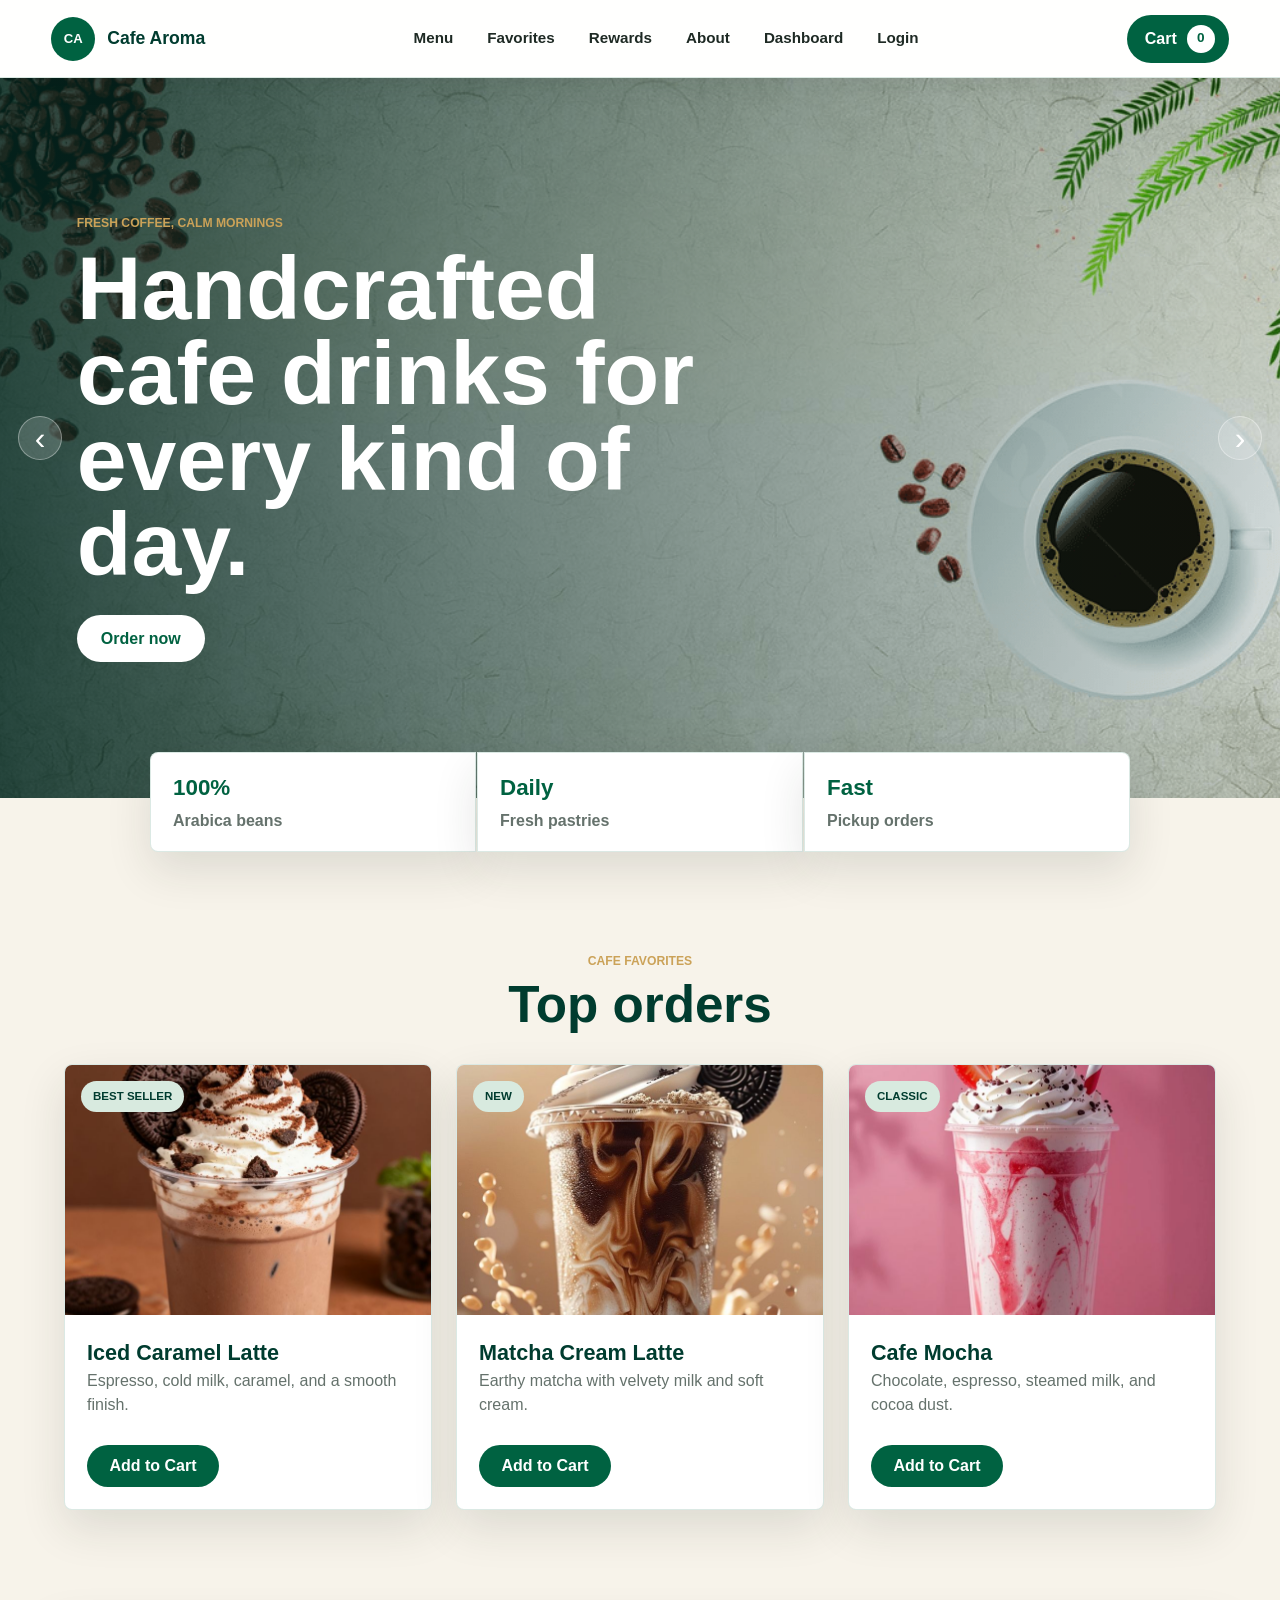
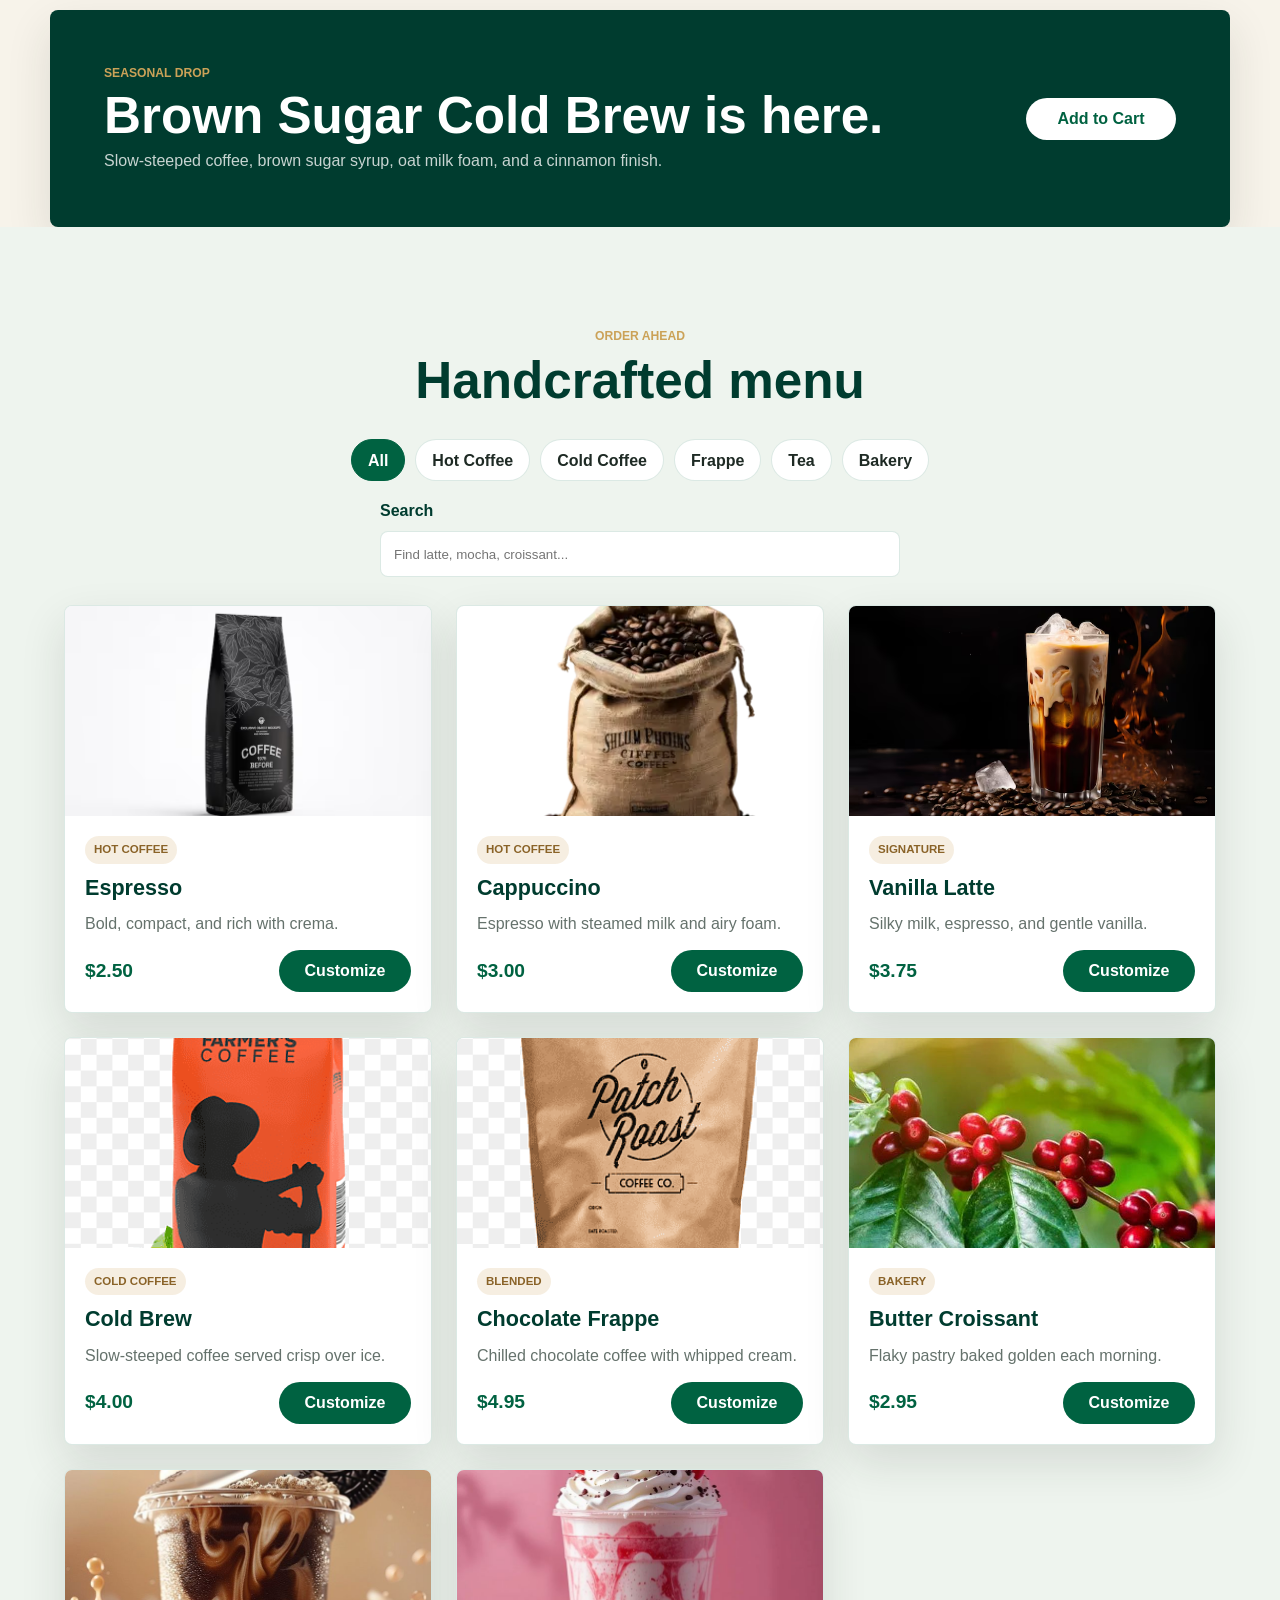
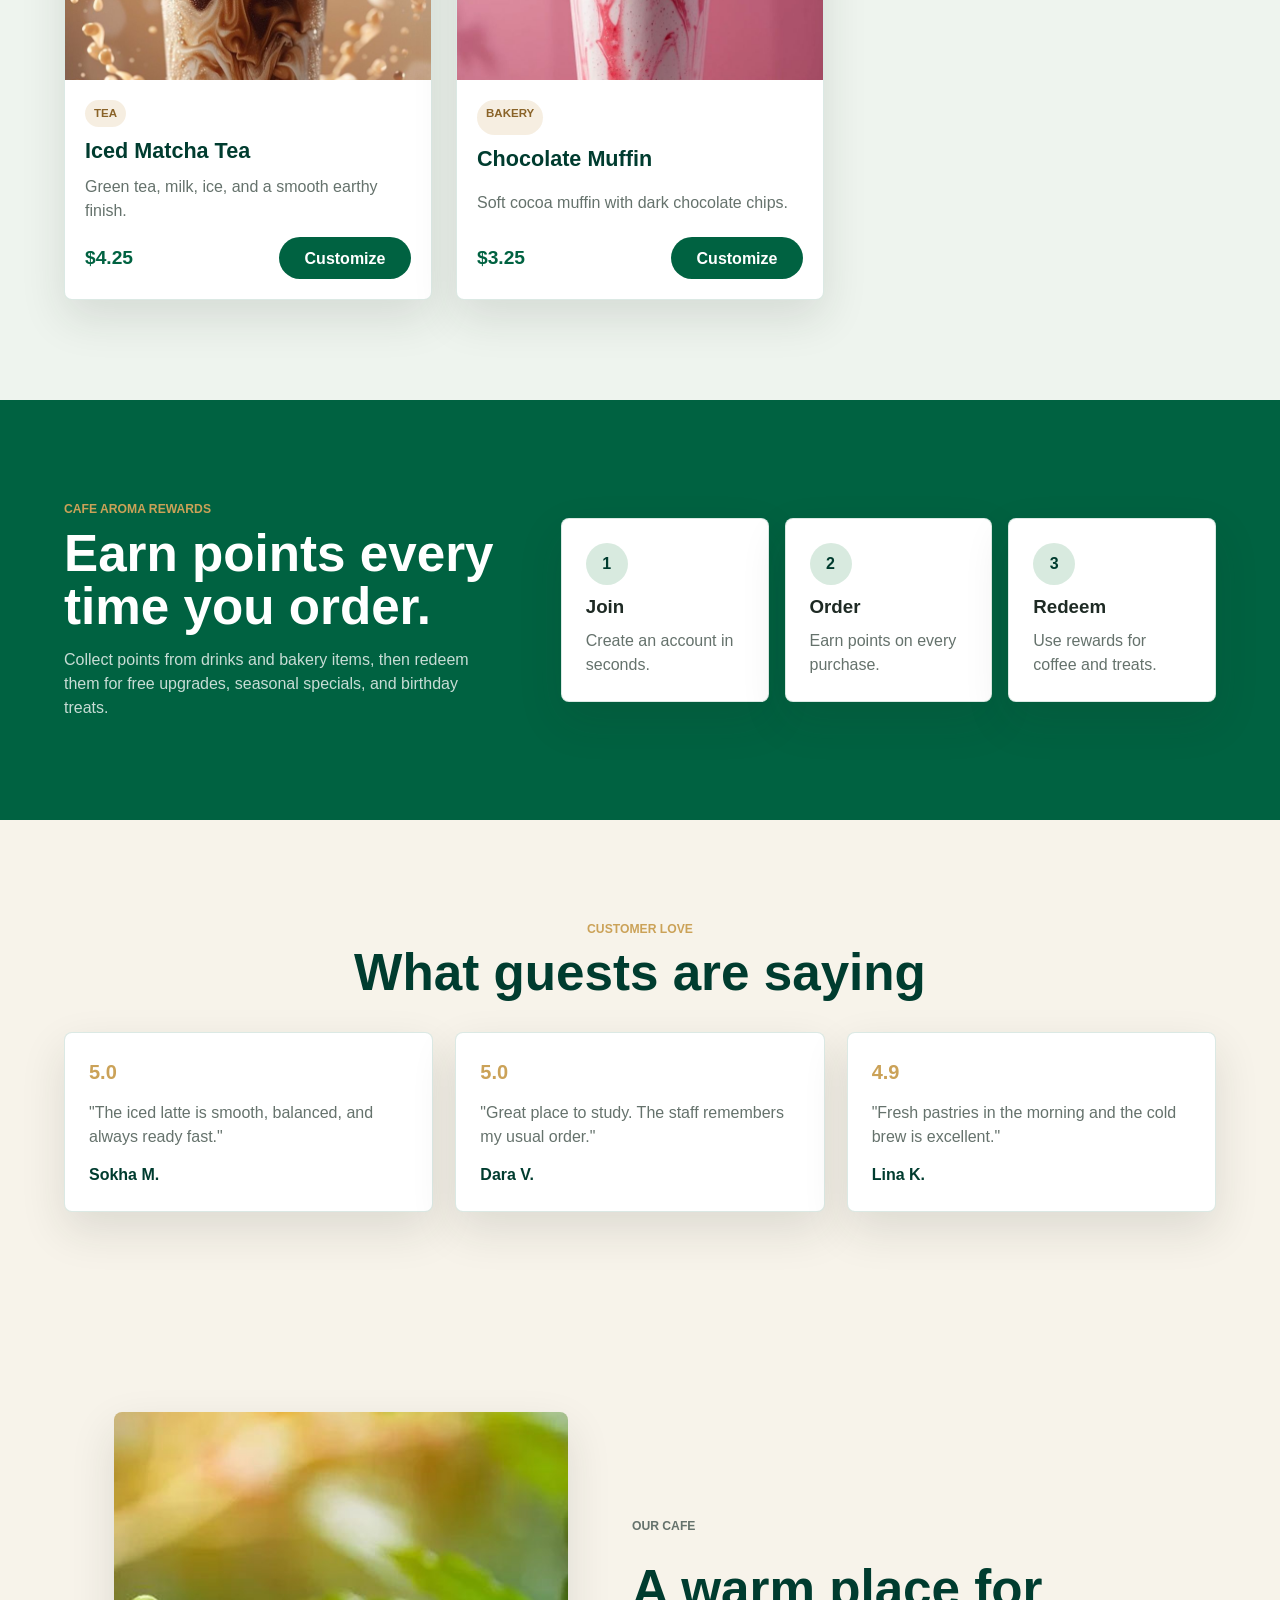
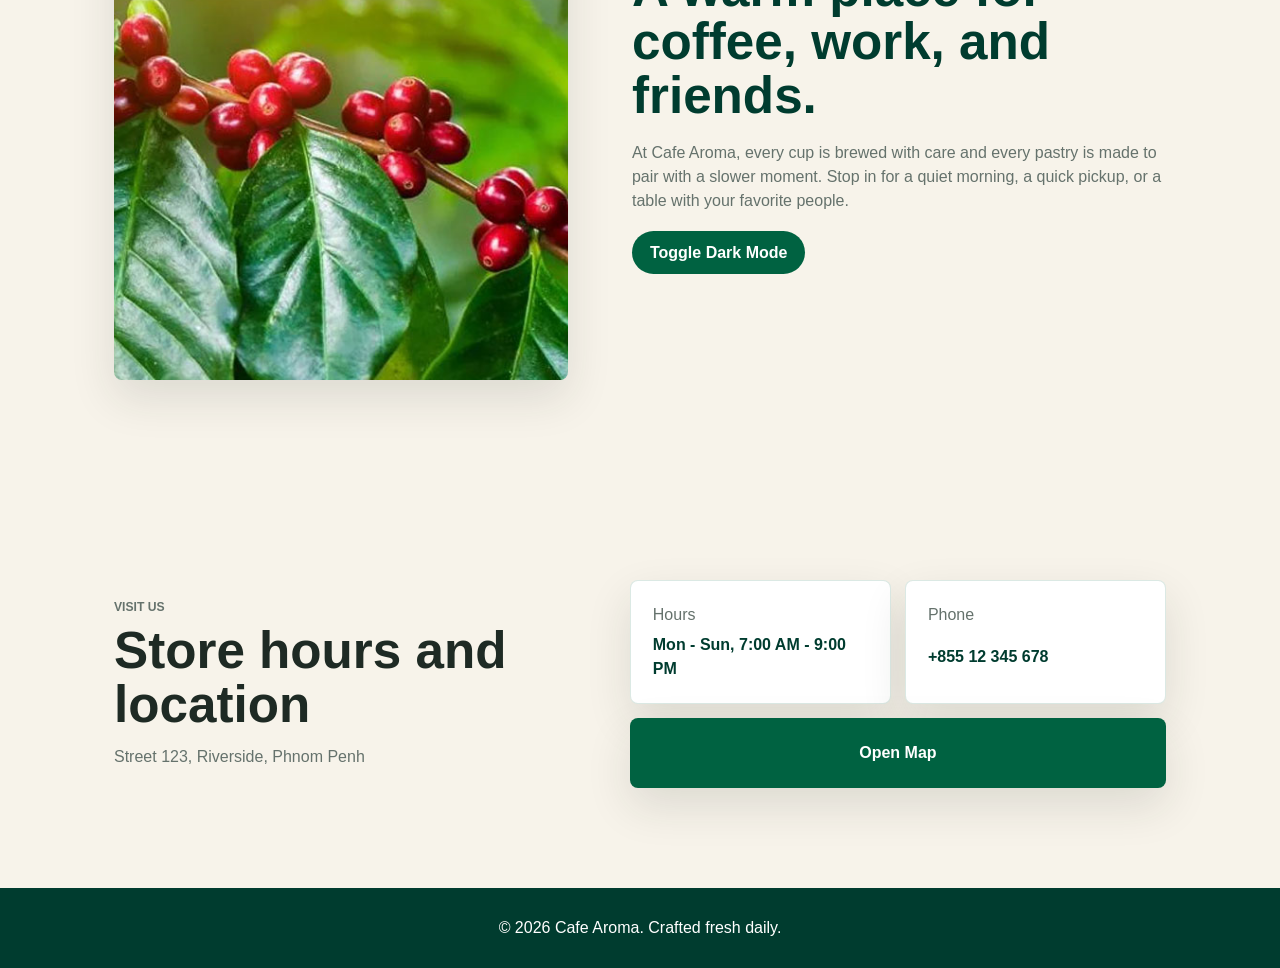
<file: index.html>
﻿<!DOCTYPE html>
<html lang="en">
<head>
  <meta charset="UTF-8">
  <meta name="viewport" content="width=device-width, initial-scale=1.0">


  <link rel="icon" type="image/x-icon" href="img/logo.jpg">

  <title>Cafe Aroma</title>
  <link rel="stylesheet" href="CSS/Style.css?v=responsive-2">
</head>
<body data-static-site="true">
  <header class="site-header">
    <a class="brand" href="index.html" aria-label="Cafe Aroma home">
      <span class="brand-mark">CA</span>
      <span>Cafe Aroma</span>
    </a>

    <nav class="site-nav" aria-label="Main navigation">
      <a href="#menu">Menu</a>
      <a href="#featured">Favorites</a>
      <a href="#rewards">Rewards</a>
      <a href="#about">About</a>
      <a href="HTML/dashboard.html">Dashboard</a>
      <a href="HTML/login.html">Login</a>
    </nav>

    <button class="cart-trigger" type="button" onclick="toggleCart()" aria-label="Open cart">
      <span>Cart</span>
      <span id="cart-count">0</span>
    </button>
  </header>

  <main>
    <section class="hero" aria-label="Cafe Aroma welcome">
      <div class="hero-slide active" style="background-image: url('img/png-05.jpg');">
        <div class="hero-content">
          <p class="eyebrow">Fresh coffee, calm mornings</p>
          <h1>Handcrafted cafe drinks for every kind of day.</h1>
          <a class="hero-action" href="#menu">Order now</a>
        </div>
      </div>
      <div class="hero-slide" style="background-image: url('img/png-06.jpg');">
        <div class="hero-content">
          <p class="eyebrow">Small batch brews</p>
          <h1>Signature espresso, steamed milk, and cozy bites.</h1>
          <a class="hero-action" href="#featured">See favorites</a>
        </div>
      </div>
      <div class="hero-slide" style="background-image: url('img/png-07.jpg');">
        <div class="hero-content">
          <p class="eyebrow">Stay a little longer</p>
          <h1>A warm cafe corner made for work, talks, and quiet breaks.</h1>
          <a class="hero-action" href="#about">Visit us</a>
        </div>
      </div>

      <button class="hero-control hero-prev" type="button" onclick="prevHero()" aria-label="Previous slide">&#8249;</button>
      <button class="hero-control hero-next" type="button" onclick="nextHero()" aria-label="Next slide">&#8250;</button>
    </section>

    <section class="promo-strip" aria-label="Cafe highlights">
      <div>
        <strong>100%</strong>
        <span>Arabica beans</span>
      </div>
      <div>
        <strong>Daily</strong>
        <span>Fresh pastries</span>
      </div>
      <div>
        <strong>Fast</strong>
        <span>Pickup orders</span>
      </div>
    </section>

    <section id="featured" class="featured">
      <div class="section-heading">
        <p class="eyebrow">Cafe favorites</p>
        <h2>Top orders</h2>
      </div>

      <div class="featured-grid">
        <article class="featured-card">
          <span class="badge">Best seller</span>
          <img src="img/png-01.jpg" alt="Iced caramel latte">
          <div>
            <h3>Iced Caramel Latte</h3>
            <p>Espresso, cold milk, caramel, and a smooth finish.</p>
          </div>
          <button class="add-cart" type="button" data-name="Iced Caramel Latte" data-price="4.75">Add to Cart</button>
        </article>

        <article class="featured-card">
          <span class="badge">New</span>
          <img src="img/png-02.jpg" alt="Matcha cream latte">
          <div>
            <h3>Matcha Cream Latte</h3>
            <p>Earthy matcha with velvety milk and soft cream.</p>
          </div>
          <button class="add-cart" type="button" data-name="Matcha Cream Latte" data-price="4.25">Add to Cart</button>
        </article>

        <article class="featured-card">
          <span class="badge">Classic</span>
          <img src="img/png-03.jpg" alt="Cafe mocha">
          <div>
            <h3>Cafe Mocha</h3>
            <p>Chocolate, espresso, steamed milk, and cocoa dust.</p>
          </div>
          <button class="add-cart" type="button" data-name="Cafe Mocha" data-price="4.50">Add to Cart</button>
        </article>
      </div>
    </section>

    <section class="seasonal-banner" aria-label="Seasonal special">
      <div>
        <p class="eyebrow">Seasonal drop</p>
        <h2>Brown Sugar Cold Brew is here.</h2>
        <p>Slow-steeped coffee, brown sugar syrup, oat milk foam, and a cinnamon finish.</p>
      </div>
      <button class="add-cart" type="button" data-name="Brown Sugar Cold Brew" data-price="5.25" data-category="cold">Add to Cart</button>
    </section>

    <section id="menu" class="menu-section">
      <div class="section-heading">
        <p class="eyebrow">Order ahead</p>
        <h2>Handcrafted menu</h2>
      </div>

      <div class="menu-tools" aria-label="Menu filters">
        <div class="category-tabs">
          <button class="tab-btn active" type="button" data-filter="all">All</button>
          <button class="tab-btn" type="button" data-filter="hot">Hot Coffee</button>
          <button class="tab-btn" type="button" data-filter="cold">Cold Coffee</button>
          <button class="tab-btn" type="button" data-filter="blended">Frappe</button>
          <button class="tab-btn" type="button" data-filter="tea">Tea</button>
          <button class="tab-btn" type="button" data-filter="bakery">Bakery</button>
        </div>
        <label class="search-wrap" for="menu-search">
          <span>Search</span>
          <input id="menu-search" type="search" placeholder="Find latte, mocha, croissant...">
        </label>
      </div>

      <div class="menu" id="menu-list">
        <article class="menu-item" data-category="hot" data-name="Espresso">
          <img src="img/png-08.avif" alt="Espresso" class="menu-img">
          <div class="menu-copy">
            <span class="category">Hot coffee</span>
            <h3>Espresso</h3>
            <p>Bold, compact, and rich with crema.</p>
          </div>
          <div class="menu-bottom">
            <strong>$2.50</strong>
            <button class="customize-btn" type="button" data-name="Espresso" data-price="2.50" data-category="hot">Customize</button>
          </div>
        </article>

        <article class="menu-item" data-category="hot" data-name="Cappuccino">
          <img src="img/png-09.png" alt="Cappuccino" class="menu-img">
          <div class="menu-copy">
            <span class="category">Hot coffee</span>
            <h3>Cappuccino</h3>
            <p>Espresso with steamed milk and airy foam.</p>
          </div>
          <div class="menu-bottom">
            <strong>$3.00</strong>
            <button class="customize-btn" type="button" data-name="Cappuccino" data-price="3.00" data-category="hot">Customize</button>
          </div>
        </article>

        <article class="menu-item" data-category="hot" data-name="Vanilla Latte">
          <img src="img/png-03.avif" alt="Vanilla latte" class="menu-img">
          <div class="menu-copy">
            <span class="category">Signature</span>
            <h3>Vanilla Latte</h3>
            <p>Silky milk, espresso, and gentle vanilla.</p>
          </div>
          <div class="menu-bottom">
            <strong>$3.75</strong>
            <button class="customize-btn" type="button" data-name="Vanilla Latte" data-price="3.75" data-category="hot">Customize</button>
          </div>
        </article>

        <article class="menu-item" data-category="cold" data-name="Cold Brew">
          <img src="img/png-10.png" alt="Cold brew" class="menu-img">
          <div class="menu-copy">
            <span class="category">Cold coffee</span>
            <h3>Cold Brew</h3>
            <p>Slow-steeped coffee served crisp over ice.</p>
          </div>
          <div class="menu-bottom">
            <strong>$4.00</strong>
            <button class="customize-btn" type="button" data-name="Cold Brew" data-price="4.00" data-category="cold">Customize</button>
          </div>
        </article>

        <article class="menu-item" data-category="blended" data-name="Chocolate Frappe">
          <img src="img/png-02.png" alt="Chocolate frappe" class="menu-img">
          <div class="menu-copy">
            <span class="category">Blended</span>
            <h3>Chocolate Frappe</h3>
            <p>Chilled chocolate coffee with whipped cream.</p>
          </div>
          <div class="menu-bottom">
            <strong>$4.95</strong>
            <button class="customize-btn" type="button" data-name="Chocolate Frappe" data-price="4.95" data-category="blended">Customize</button>
          </div>
        </article>

        <article class="menu-item" data-category="bakery" data-name="Butter Croissant">
          <img src="img/png-04.jpg" alt="Butter croissant" class="menu-img">
          <div class="menu-copy">
            <span class="category">Bakery</span>
            <h3>Butter Croissant</h3>
            <p>Flaky pastry baked golden each morning.</p>
          </div>
          <div class="menu-bottom">
            <strong>$2.95</strong>
            <button class="customize-btn" type="button" data-name="Butter Croissant" data-price="2.95" data-category="bakery">Customize</button>
          </div>
        </article>

        <article class="menu-item" data-category="tea" data-name="Iced Matcha Tea">
          <img src="img/png-02.jpg" alt="Iced matcha tea" class="menu-img">
          <div class="menu-copy">
            <span class="category">Tea</span>
            <h3>Iced Matcha Tea</h3>
            <p>Green tea, milk, ice, and a smooth earthy finish.</p>
          </div>
          <div class="menu-bottom">
            <strong>$4.25</strong>
            <button class="customize-btn" type="button" data-name="Iced Matcha Tea" data-price="4.25" data-category="tea">Customize</button>
          </div>
        </article>

        <article class="menu-item" data-category="bakery" data-name="Chocolate Muffin">
          <img src="img/png-03.jpg" alt="Chocolate muffin" class="menu-img">
          <div class="menu-copy">
            <span class="category">Bakery</span>
            <h3>Chocolate Muffin</h3>
            <p>Soft cocoa muffin with dark chocolate chips.</p>
          </div>
          <div class="menu-bottom">
            <strong>$3.25</strong>
            <button class="customize-btn" type="button" data-name="Chocolate Muffin" data-price="3.25" data-category="bakery">Customize</button>
          </div>
        </article>
      </div>
      <p class="no-results" id="no-results">No menu items found.</p>
    </section>

    <section id="rewards" class="rewards-section">
      <div class="rewards-copy">
        <p class="eyebrow">Cafe Aroma Rewards</p>
        <h2>Earn points every time you order.</h2>
        <p>Collect points from drinks and bakery items, then redeem them for free upgrades, seasonal specials, and birthday treats.</p>
      </div>
      <div class="rewards-steps">
        <div>
          <strong>1</strong>
          <h3>Join</h3>
          <p>Create an account in seconds.</p>
        </div>
        <div>
          <strong>2</strong>
          <h3>Order</h3>
          <p>Earn points on every purchase.</p>
        </div>
        <div>
          <strong>3</strong>
          <h3>Redeem</h3>
          <p>Use rewards for coffee and treats.</p>
        </div>
      </div>
    </section>

    <section class="reviews-section">
      <div class="section-heading">
        <p class="eyebrow">Customer love</p>
        <h2>What guests are saying</h2>
      </div>

      <div class="reviews-grid">
        <article>
          <span>5.0</span>
          <p>"The iced latte is smooth, balanced, and always ready fast."</p>
          <strong>Sokha M.</strong>
        </article>
        <article>
          <span>5.0</span>
          <p>"Great place to study. The staff remembers my usual order."</p>
          <strong>Dara V.</strong>
        </article>
        <article>
          <span>4.9</span>
          <p>"Fresh pastries in the morning and the cold brew is excellent."</p>
          <strong>Lina K.</strong>
        </article>
      </div>
    </section>

    <section id="about" class="about-section">
      <img src="img/png-04.jpg" alt="Cafe Aroma interior" class="about-img">
      <div class="about-text">
        <p class="eyebrow">Our cafe</p>
        <h2>A warm place for coffee, work, and friends.</h2>
        <p>At Cafe Aroma, every cup is brewed with care and every pastry is made to pair with a slower moment. Stop in for a quiet morning, a quick pickup, or a table with your favorite people.</p>
        <button class="toggle-btn" type="button" onclick="toggleMode()">Toggle Dark Mode</button>
      </div>
    </section>

    <section class="location-section">
      <div>
        <p class="eyebrow">Visit us</p>
        <h2>Store hours and location</h2>
        <p>Street 123, Riverside, Phnom Penh</p>
      </div>
      <div class="location-grid">
        <div>
          <span>Hours</span>
          <strong>Mon - Sun, 7:00 AM - 9:00 PM</strong>
        </div>
        <div>
          <span>Phone</span>
          <strong>+855 12 345 678</strong>
        </div>
        <a class="map-link" href="https://www.google.com/maps" target="_blank" rel="noreferrer">Open Map</a>
      </div>
    </section>
  </main>

  <footer class="site-footer">
    <p>&copy; 2026 Cafe Aroma. Crafted fresh daily.</p>
  </footer>

  <aside class="cart-popup" id="cart-popup" aria-hidden="true">
    <button class="cart-overlay" type="button" onclick="toggleCart()" aria-label="Close cart"></button>
    <div class="cart-box" role="dialog" aria-modal="true" aria-labelledby="cart-title">
      <div class="cart-header">
        <div>
          <p class="eyebrow">Pickup order</p>
          <h2 id="cart-title">Your Cart</h2>
        </div>
        <button class="close-btn" type="button" onclick="toggleCart()" aria-label="Close cart">&times;</button>
      </div>
      <div class="cart-body">
        <ul id="cart-items"></ul>
        <p class="empty-cart" id="empty-cart">Your cart is empty.</p>
      </div>
      <div class="cart-footer">
        <div class="cart-total">
          <span>Total</span>
          <strong>$<span id="total">0.00</span></strong>
        </div>
        <form class="checkout-form" id="checkout-form">
          <label>
            Name
            <input id="customer-name" type="text" placeholder="Your name" required>
          </label>
          <label>
            Phone
            <input id="customer-phone" type="tel" placeholder="Phone number" required>
          </label>
          <label>
            Pickup time
            <select id="pickup-time" required>
              <option value="ASAP">ASAP</option>
              <option value="15 minutes">15 minutes</option>
              <option value="30 minutes">30 minutes</option>
              <option value="1 hour">1 hour</option>
            </select>
          </label>
          <label>
            Payment
            <select id="payment-method" required>
              <option value="Cash">Cash</option>
              <option value="Card">Card</option>
              <option value="ABA Pay">ABA Pay</option>
            </select>
          </label>
        </form>
        <div class="aba-pay-panel" id="aba-pay-panel" aria-live="polite">
          <div>
            <span class="aba-logo">ABA</span>
            <strong>Scan to Pay</strong>
            <p>Cafe Aroma</p>
            <p>Amount: $<span id="aba-pay-total">0.00</span></p>
          </div>
          <img class="aba-qr-img" src="img/ABA%20QR.jpg" alt="ABA Pay QR code">
        </div>
        <button class="checkout-btn" type="button" onclick="checkout()">Checkout</button>
        <button class="clear-btn" type="button" onclick="clearCart()">Clear Cart</button>
      </div>
    </div>
  </aside>

  <div class="custom-modal" id="custom-modal" aria-hidden="true">
    <button class="modal-overlay" type="button" onclick="closeCustomize()" aria-label="Close customization"></button>
    <form class="custom-box" id="custom-form" role="dialog" aria-modal="true" aria-labelledby="custom-title">
      <div class="custom-header">
        <div>
          <p class="eyebrow">Customize drink</p>
          <h2 id="custom-title">Menu Item</h2>
          <p id="custom-price">$0.00</p>
        </div>
        <button class="close-btn" type="button" onclick="closeCustomize()" aria-label="Close customization">&times;</button>
      </div>

      <div class="option-grid">
        <fieldset>
          <legend>Size</legend>
          <label><input type="radio" name="size" value="Tall" data-extra="0" checked> Tall</label>
          <label><input type="radio" name="size" value="Grande" data-extra="0.75"> Grande +$0.75</label>
          <label><input type="radio" name="size" value="Venti" data-extra="1.25"> Venti +$1.25</label>
        </fieldset>

        <fieldset>
          <legend>Milk</legend>
          <label><input type="radio" name="milk" value="Whole milk" data-extra="0" checked> Whole milk</label>
          <label><input type="radio" name="milk" value="Oat milk" data-extra="0.60"> Oat milk +$0.60</label>
          <label><input type="radio" name="milk" value="Almond milk" data-extra="0.60"> Almond milk +$0.60</label>
        </fieldset>

        <fieldset>
          <legend>Sweetness</legend>
          <label><input type="radio" name="sweetness" value="Less sweet" checked> Less sweet</label>
          <label><input type="radio" name="sweetness" value="Regular"> Regular</label>
          <label><input type="radio" name="sweetness" value="Extra sweet"> Extra sweet</label>
        </fieldset>

        <fieldset>
          <legend>Ice</legend>
          <label><input type="radio" name="ice" value="No ice"> No ice</label>
          <label><input type="radio" name="ice" value="Light ice"> Light ice</label>
          <label><input type="radio" name="ice" value="Regular ice" checked> Regular ice</label>
        </fieldset>

        <fieldset class="wide-field">
          <legend>Add-ons</legend>
          <label><input type="checkbox" name="addon" value="Caramel drizzle" data-extra="0.50"> Caramel drizzle +$0.50</label>
          <label><input type="checkbox" name="addon" value="Extra shot" data-extra="0.85"> Extra shot +$0.85</label>
          <label><input type="checkbox" name="addon" value="Whipped cream" data-extra="0.50"> Whipped cream +$0.50</label>
        </fieldset>
      </div>

      <div class="custom-actions">
        <strong id="custom-total">$0.00</strong>
        <button class="checkout-btn" type="submit">Add Customized Item</button>
      </div>
    </form>
  </div>

  <div class="receipt-modal" id="receipt-modal" aria-hidden="true">
    <button class="modal-overlay" type="button" onclick="closeReceipt()" aria-label="Close receipt"></button>
    <div class="receipt-box" role="dialog" aria-modal="true" aria-labelledby="receipt-title">
      <div id="receipt-content"></div>
      <div class="receipt-actions">
        <button class="checkout-btn" type="button" onclick="printReceipt()">Print Receipt</button>
        <button class="clear-btn" type="button" onclick="closeReceipt()">Close</button>
      </div>
    </div>
  </div>

  <script src="JS/Script.js?v=7"></script>
</body>
</html>
</file>
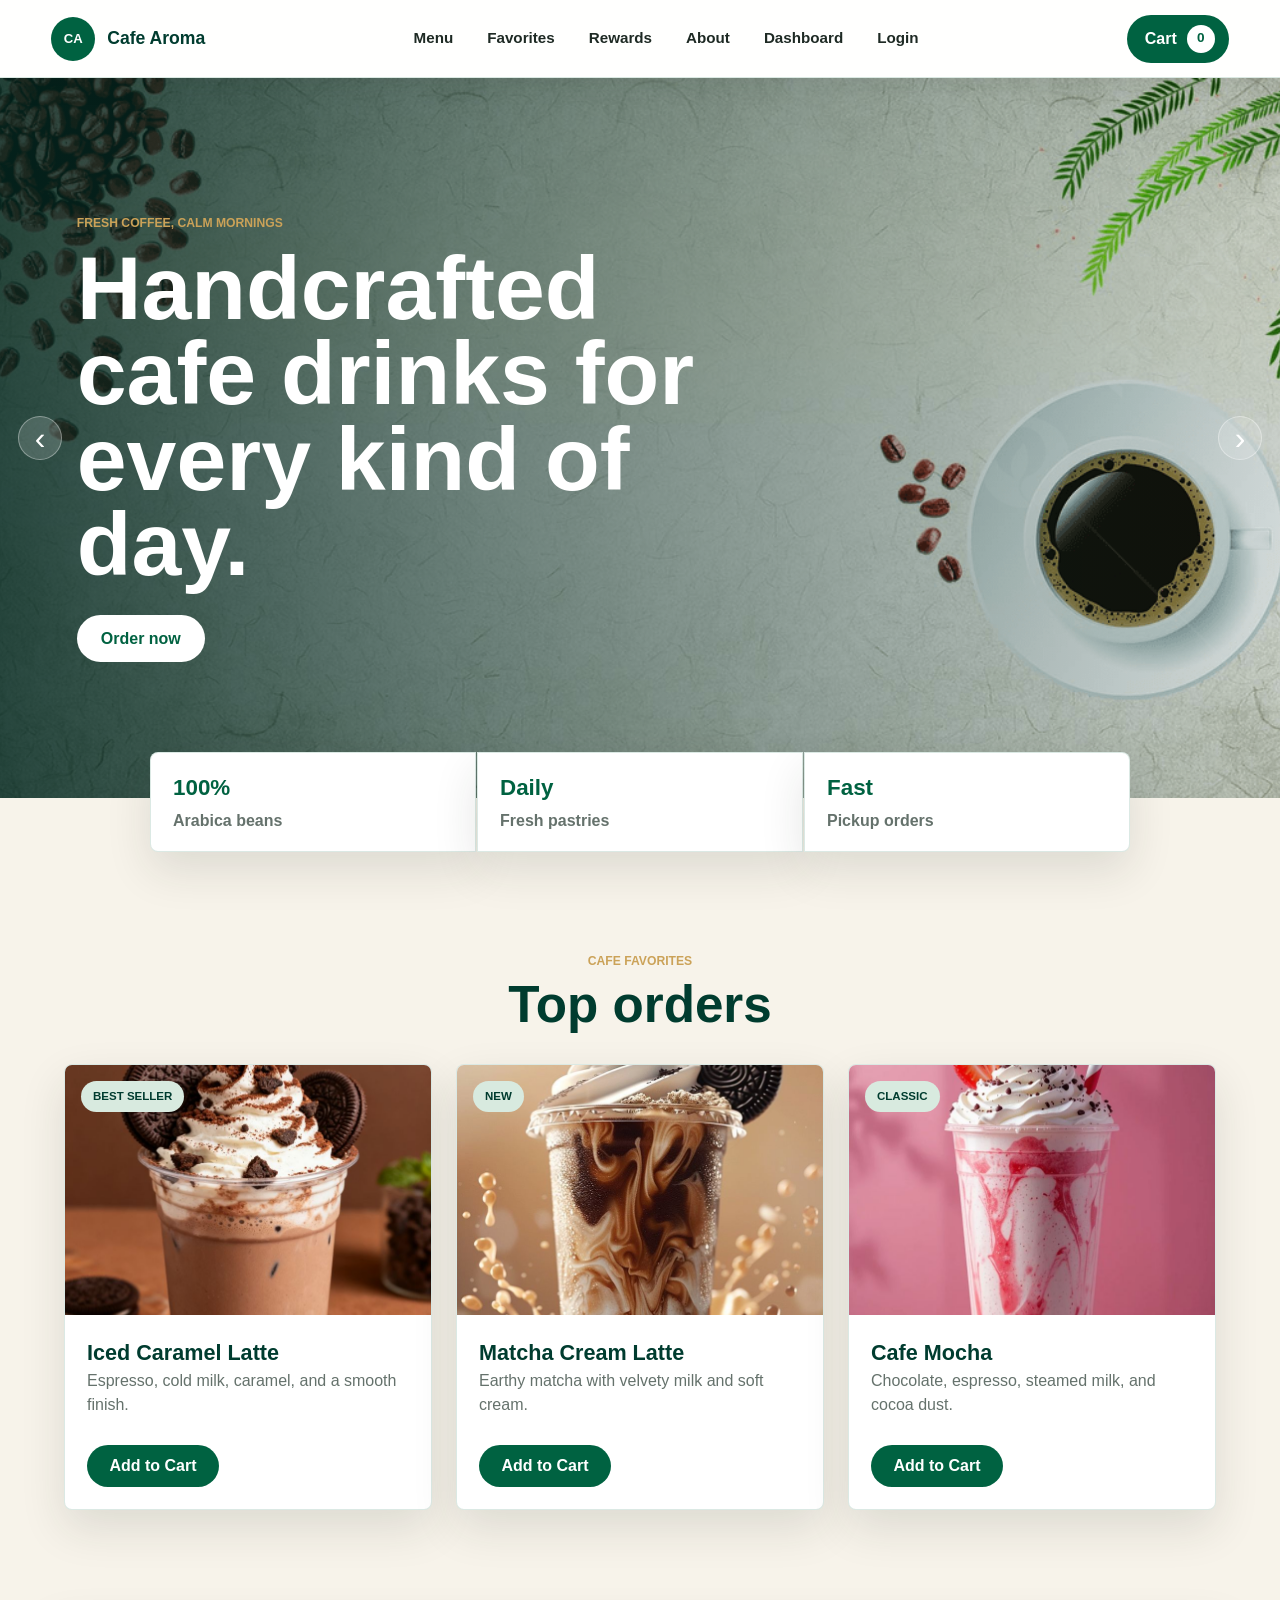
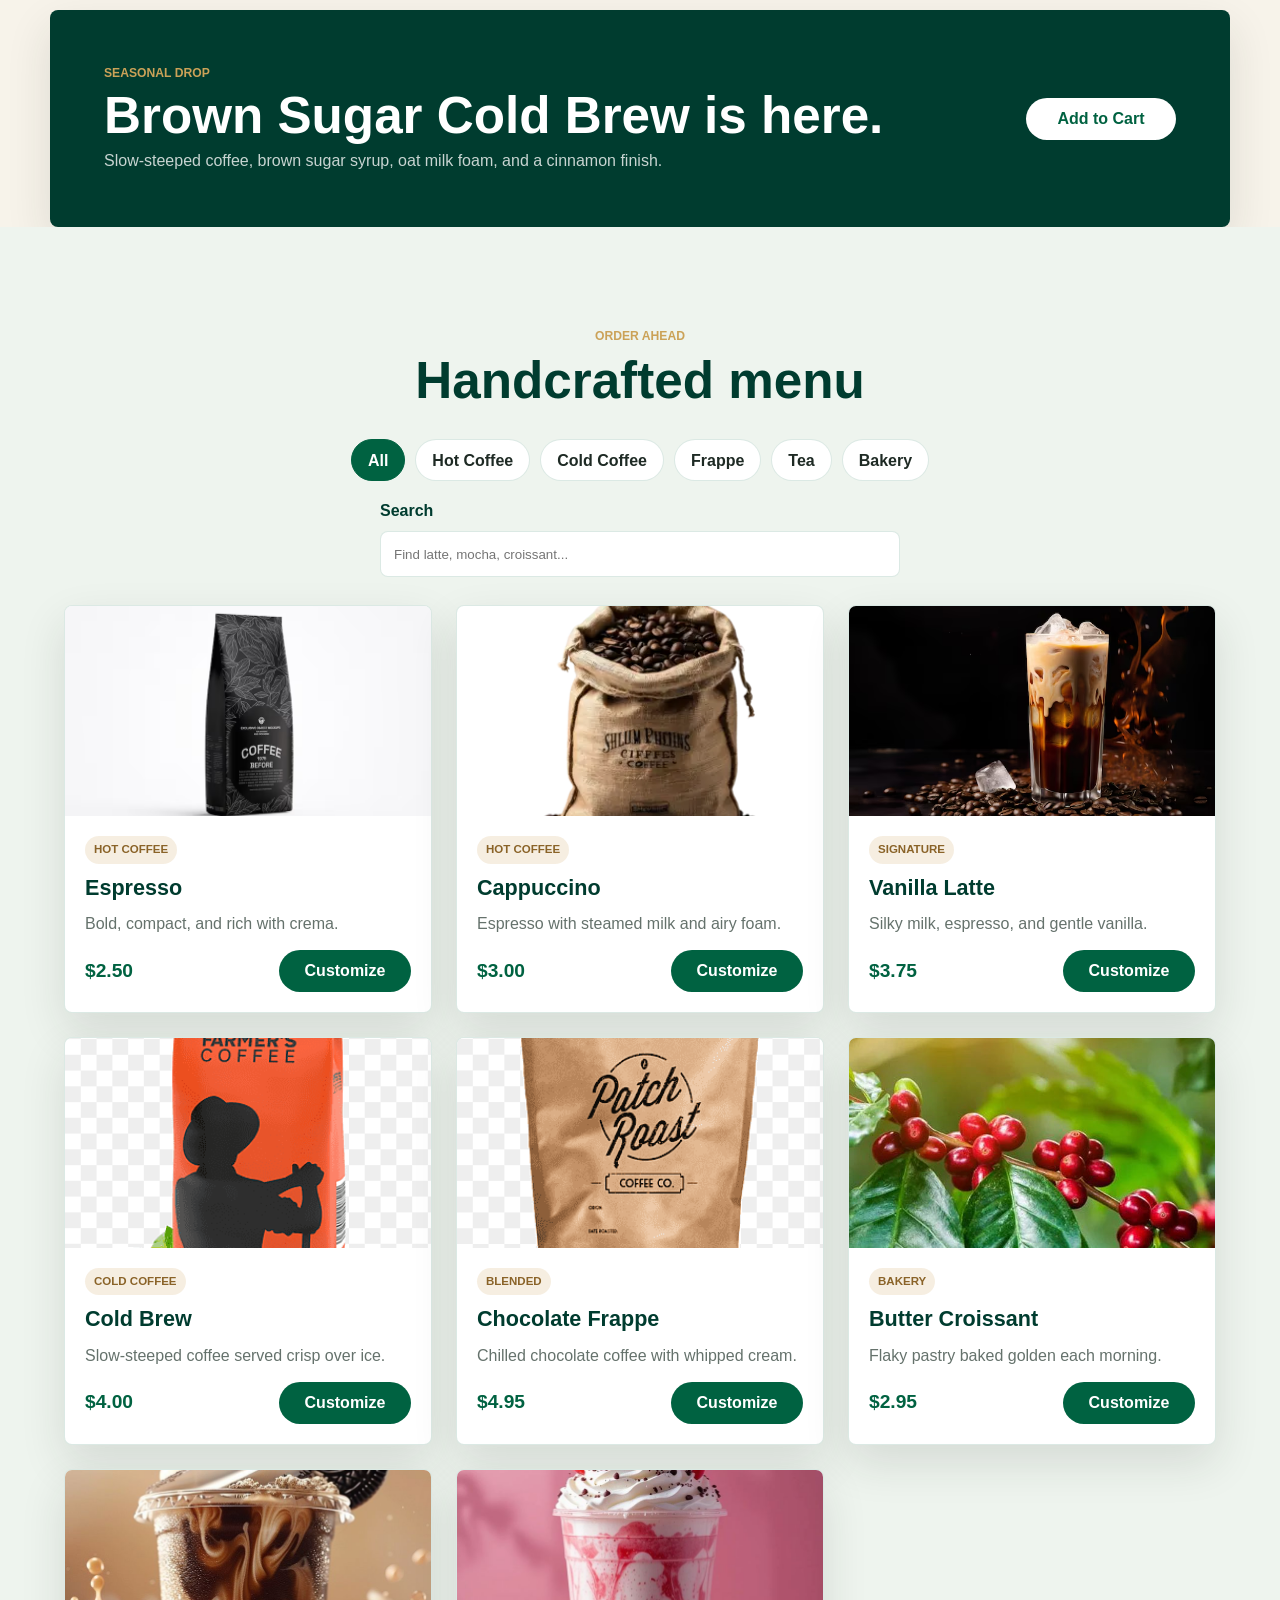
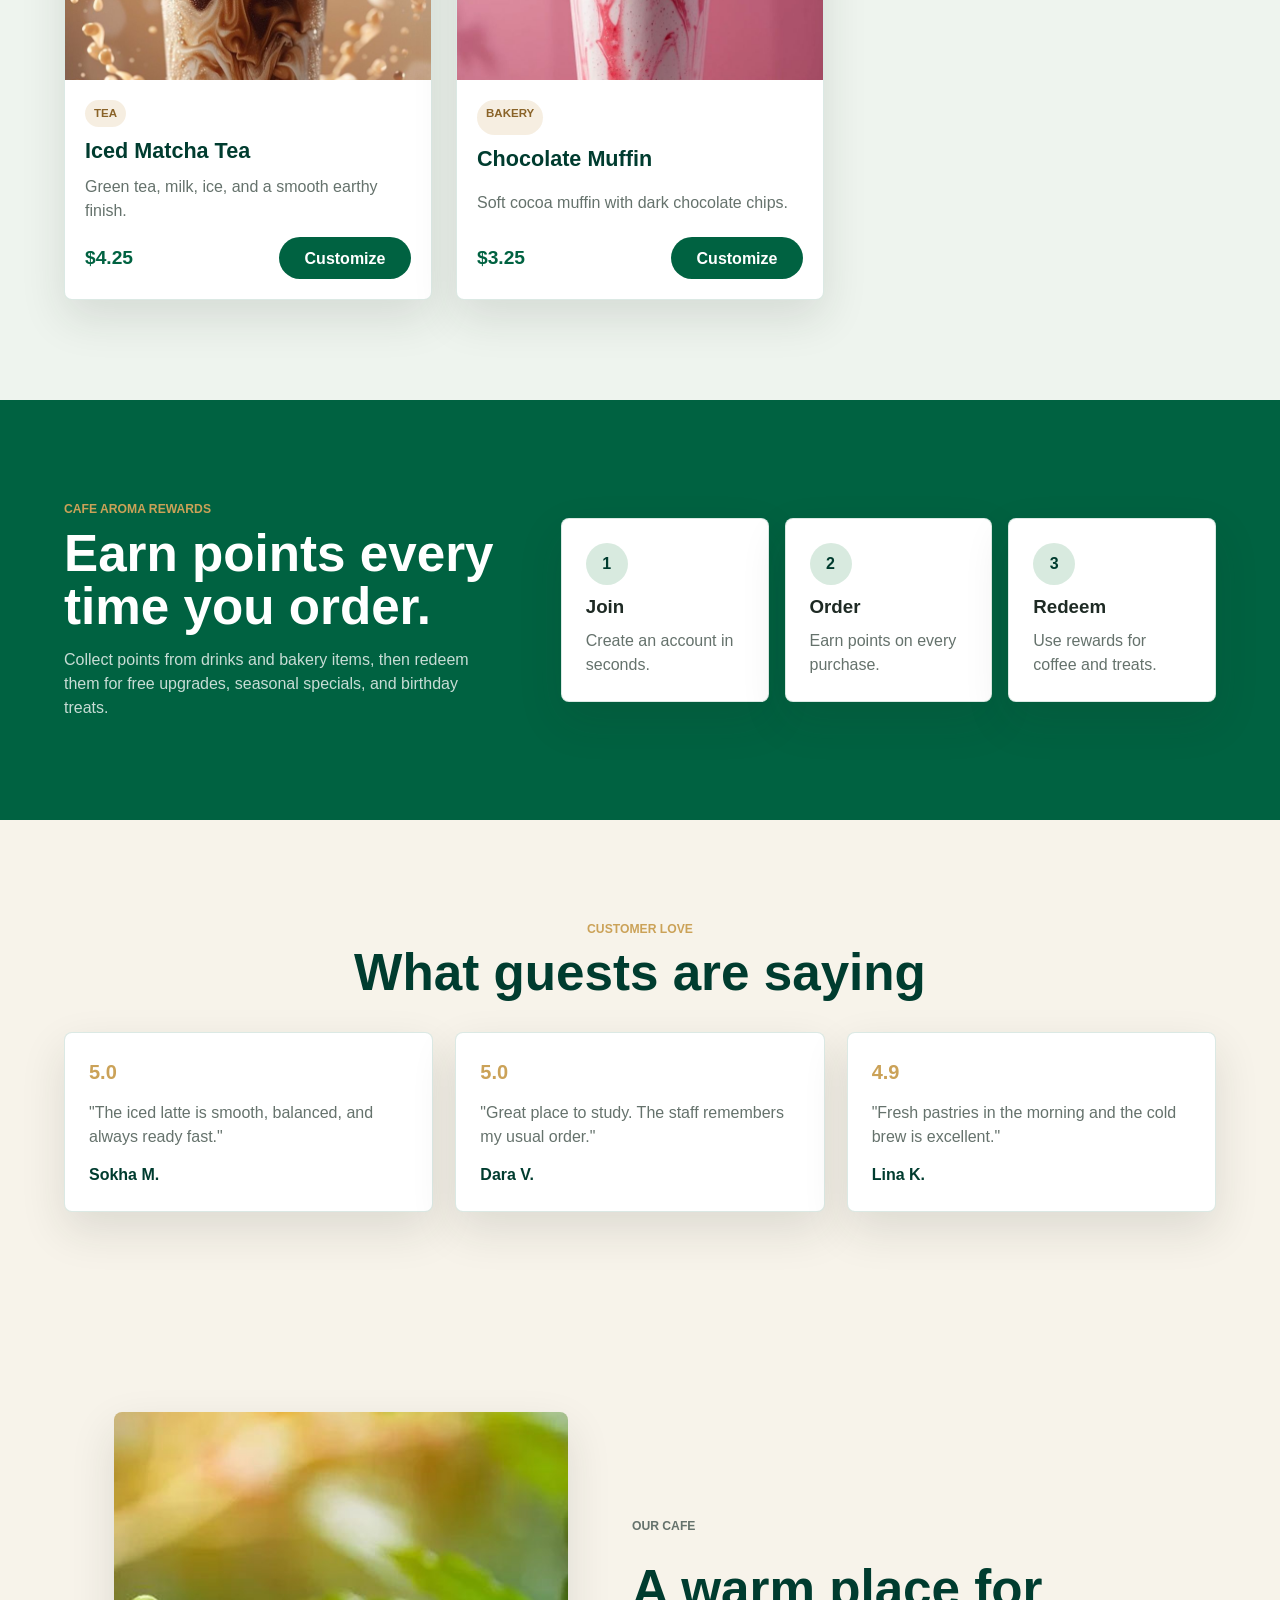
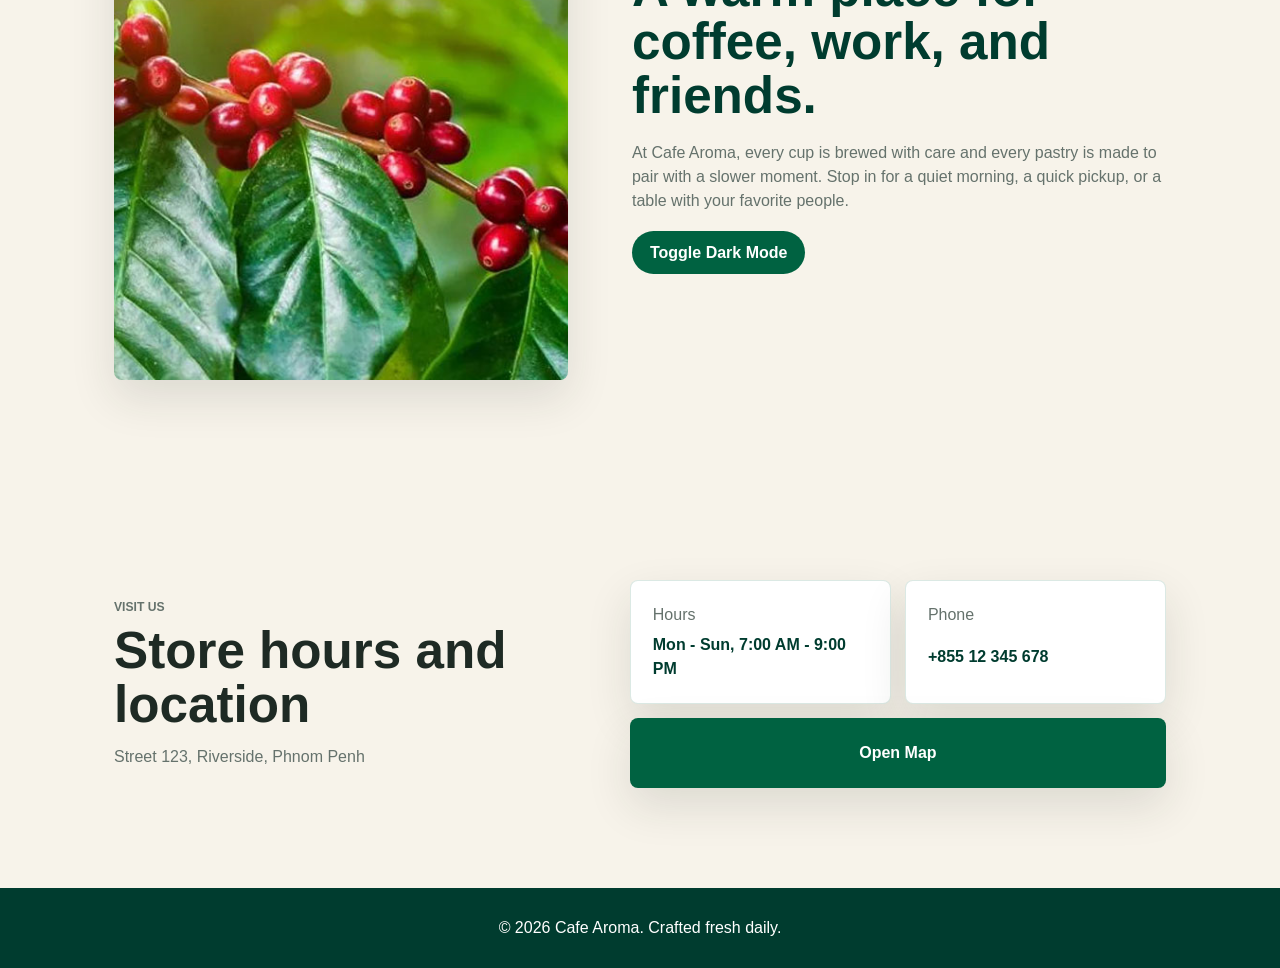
<file: HTML/index.html>
<!DOCTYPE html>
<html lang="en">
<head>
  <meta charset="UTF-8">
  <meta name="viewport" content="width=device-width, initial-scale=1.0">


  <link rel="icon" type="image/x-icon" href="/img/logo.jpg">

  <title>Cafe Aroma</title>
  <link rel="stylesheet" href="/CSS/Style.css?v=responsive-2">
</head>
<body>
  <header class="site-header">
    <a class="brand" href="/HTML/Index.html" aria-label="Cafe Aroma home">
      <span class="brand-mark">CA</span>
      <span>Cafe Aroma</span>
    </a>

    <nav class="site-nav" aria-label="Main navigation">
      <a href="#menu">Menu</a>
      <a href="#featured">Favorites</a>
      <a href="#rewards">Rewards</a>
      <a href="#about">About</a>
      <a href="/HTML/Dashboard.html">Dashboard</a>
      <a href="/HTML/Login.html">Login</a>
    </nav>

    <button class="cart-trigger" type="button" onclick="toggleCart()" aria-label="Open cart">
      <span>Cart</span>
      <span id="cart-count">0</span>
    </button>
  </header>

  <main>
    <section class="hero" aria-label="Cafe Aroma welcome">
      <div class="hero-slide active" style="background-image: url('/img/png-05.jpg');">
        <div class="hero-content">
          <p class="eyebrow">Fresh coffee, calm mornings</p>
          <h1>Handcrafted cafe drinks for every kind of day.</h1>
          <a class="hero-action" href="#menu">Order now</a>
        </div>
      </div>
      <div class="hero-slide" style="background-image: url('/img/png-06.jpg');">
        <div class="hero-content">
          <p class="eyebrow">Small batch brews</p>
          <h1>Signature espresso, steamed milk, and cozy bites.</h1>
          <a class="hero-action" href="#featured">See favorites</a>
        </div>
      </div>
      <div class="hero-slide" style="background-image: url('/img/png-07.jpg');">
        <div class="hero-content">
          <p class="eyebrow">Stay a little longer</p>
          <h1>A warm cafe corner made for work, talks, and quiet breaks.</h1>
          <a class="hero-action" href="#about">Visit us</a>
        </div>
      </div>

      <button class="hero-control hero-prev" type="button" onclick="prevHero()" aria-label="Previous slide">&#8249;</button>
      <button class="hero-control hero-next" type="button" onclick="nextHero()" aria-label="Next slide">&#8250;</button>
    </section>

    <section class="promo-strip" aria-label="Cafe highlights">
      <div>
        <strong>100%</strong>
        <span>Arabica beans</span>
      </div>
      <div>
        <strong>Daily</strong>
        <span>Fresh pastries</span>
      </div>
      <div>
        <strong>Fast</strong>
        <span>Pickup orders</span>
      </div>
    </section>

    <section id="featured" class="featured">
      <div class="section-heading">
        <p class="eyebrow">Cafe favorites</p>
        <h2>Top orders</h2>
      </div>

      <div class="featured-grid">
        <article class="featured-card">
          <span class="badge">Best seller</span>
          <img src="/img/png-01.jpg" alt="Iced caramel latte">
          <div>
            <h3>Iced Caramel Latte</h3>
            <p>Espresso, cold milk, caramel, and a smooth finish.</p>
          </div>
          <button class="add-cart" type="button" data-name="Iced Caramel Latte" data-price="4.75">Add to Cart</button>
        </article>

        <article class="featured-card">
          <span class="badge">New</span>
          <img src="/img/png-02.jpg" alt="Matcha cream latte">
          <div>
            <h3>Matcha Cream Latte</h3>
            <p>Earthy matcha with velvety milk and soft cream.</p>
          </div>
          <button class="add-cart" type="button" data-name="Matcha Cream Latte" data-price="4.25">Add to Cart</button>
        </article>

        <article class="featured-card">
          <span class="badge">Classic</span>
          <img src="/img/png-03.jpg" alt="Cafe mocha">
          <div>
            <h3>Cafe Mocha</h3>
            <p>Chocolate, espresso, steamed milk, and cocoa dust.</p>
          </div>
          <button class="add-cart" type="button" data-name="Cafe Mocha" data-price="4.50">Add to Cart</button>
        </article>
      </div>
    </section>

    <section class="seasonal-banner" aria-label="Seasonal special">
      <div>
        <p class="eyebrow">Seasonal drop</p>
        <h2>Brown Sugar Cold Brew is here.</h2>
        <p>Slow-steeped coffee, brown sugar syrup, oat milk foam, and a cinnamon finish.</p>
      </div>
      <button class="add-cart" type="button" data-name="Brown Sugar Cold Brew" data-price="5.25" data-category="cold">Add to Cart</button>
    </section>

    <section id="menu" class="menu-section">
      <div class="section-heading">
        <p class="eyebrow">Order ahead</p>
        <h2>Handcrafted menu</h2>
      </div>

      <div class="menu-tools" aria-label="Menu filters">
        <div class="category-tabs">
          <button class="tab-btn active" type="button" data-filter="all">All</button>
          <button class="tab-btn" type="button" data-filter="hot">Hot Coffee</button>
          <button class="tab-btn" type="button" data-filter="cold">Cold Coffee</button>
          <button class="tab-btn" type="button" data-filter="blended">Frappe</button>
          <button class="tab-btn" type="button" data-filter="tea">Tea</button>
          <button class="tab-btn" type="button" data-filter="bakery">Bakery</button>
        </div>
        <label class="search-wrap" for="menu-search">
          <span>Search</span>
          <input id="menu-search" type="search" placeholder="Find latte, mocha, croissant...">
        </label>
      </div>

      <div class="menu" id="menu-list">
        <article class="menu-item" data-category="hot" data-name="Espresso">
          <img src="/img/png-08.avif" alt="Espresso" class="menu-img">
          <div class="menu-copy">
            <span class="category">Hot coffee</span>
            <h3>Espresso</h3>
            <p>Bold, compact, and rich with crema.</p>
          </div>
          <div class="menu-bottom">
            <strong>$2.50</strong>
            <button class="customize-btn" type="button" data-name="Espresso" data-price="2.50" data-category="hot">Customize</button>
          </div>
        </article>

        <article class="menu-item" data-category="hot" data-name="Cappuccino">
          <img src="/img/png-09.png" alt="Cappuccino" class="menu-img">
          <div class="menu-copy">
            <span class="category">Hot coffee</span>
            <h3>Cappuccino</h3>
            <p>Espresso with steamed milk and airy foam.</p>
          </div>
          <div class="menu-bottom">
            <strong>$3.00</strong>
            <button class="customize-btn" type="button" data-name="Cappuccino" data-price="3.00" data-category="hot">Customize</button>
          </div>
        </article>

        <article class="menu-item" data-category="hot" data-name="Vanilla Latte">
          <img src="/img/png-03.avif" alt="Vanilla latte" class="menu-img">
          <div class="menu-copy">
            <span class="category">Signature</span>
            <h3>Vanilla Latte</h3>
            <p>Silky milk, espresso, and gentle vanilla.</p>
          </div>
          <div class="menu-bottom">
            <strong>$3.75</strong>
            <button class="customize-btn" type="button" data-name="Vanilla Latte" data-price="3.75" data-category="hot">Customize</button>
          </div>
        </article>

        <article class="menu-item" data-category="cold" data-name="Cold Brew">
          <img src="/img/png-10.png" alt="Cold brew" class="menu-img">
          <div class="menu-copy">
            <span class="category">Cold coffee</span>
            <h3>Cold Brew</h3>
            <p>Slow-steeped coffee served crisp over ice.</p>
          </div>
          <div class="menu-bottom">
            <strong>$4.00</strong>
            <button class="customize-btn" type="button" data-name="Cold Brew" data-price="4.00" data-category="cold">Customize</button>
          </div>
        </article>

        <article class="menu-item" data-category="blended" data-name="Chocolate Frappe">
          <img src="/img/png-02.png" alt="Chocolate frappe" class="menu-img">
          <div class="menu-copy">
            <span class="category">Blended</span>
            <h3>Chocolate Frappe</h3>
            <p>Chilled chocolate coffee with whipped cream.</p>
          </div>
          <div class="menu-bottom">
            <strong>$4.95</strong>
            <button class="customize-btn" type="button" data-name="Chocolate Frappe" data-price="4.95" data-category="blended">Customize</button>
          </div>
        </article>

        <article class="menu-item" data-category="bakery" data-name="Butter Croissant">
          <img src="/img/png-04.jpg" alt="Butter croissant" class="menu-img">
          <div class="menu-copy">
            <span class="category">Bakery</span>
            <h3>Butter Croissant</h3>
            <p>Flaky pastry baked golden each morning.</p>
          </div>
          <div class="menu-bottom">
            <strong>$2.95</strong>
            <button class="customize-btn" type="button" data-name="Butter Croissant" data-price="2.95" data-category="bakery">Customize</button>
          </div>
        </article>

        <article class="menu-item" data-category="tea" data-name="Iced Matcha Tea">
          <img src="/img/png-02.jpg" alt="Iced matcha tea" class="menu-img">
          <div class="menu-copy">
            <span class="category">Tea</span>
            <h3>Iced Matcha Tea</h3>
            <p>Green tea, milk, ice, and a smooth earthy finish.</p>
          </div>
          <div class="menu-bottom">
            <strong>$4.25</strong>
            <button class="customize-btn" type="button" data-name="Iced Matcha Tea" data-price="4.25" data-category="tea">Customize</button>
          </div>
        </article>

        <article class="menu-item" data-category="bakery" data-name="Chocolate Muffin">
          <img src="/img/png-03.jpg" alt="Chocolate muffin" class="menu-img">
          <div class="menu-copy">
            <span class="category">Bakery</span>
            <h3>Chocolate Muffin</h3>
            <p>Soft cocoa muffin with dark chocolate chips.</p>
          </div>
          <div class="menu-bottom">
            <strong>$3.25</strong>
            <button class="customize-btn" type="button" data-name="Chocolate Muffin" data-price="3.25" data-category="bakery">Customize</button>
          </div>
        </article>
      </div>
      <p class="no-results" id="no-results">No menu items found.</p>
    </section>

    <section id="rewards" class="rewards-section">
      <div class="rewards-copy">
        <p class="eyebrow">Cafe Aroma Rewards</p>
        <h2>Earn points every time you order.</h2>
        <p>Collect points from drinks and bakery items, then redeem them for free upgrades, seasonal specials, and birthday treats.</p>
      </div>
      <div class="rewards-steps">
        <div>
          <strong>1</strong>
          <h3>Join</h3>
          <p>Create an account in seconds.</p>
        </div>
        <div>
          <strong>2</strong>
          <h3>Order</h3>
          <p>Earn points on every purchase.</p>
        </div>
        <div>
          <strong>3</strong>
          <h3>Redeem</h3>
          <p>Use rewards for coffee and treats.</p>
        </div>
      </div>
    </section>

    <section class="reviews-section">
      <div class="section-heading">
        <p class="eyebrow">Customer love</p>
        <h2>What guests are saying</h2>
      </div>

      <div class="reviews-grid">
        <article>
          <span>5.0</span>
          <p>"The iced latte is smooth, balanced, and always ready fast."</p>
          <strong>Sokha M.</strong>
        </article>
        <article>
          <span>5.0</span>
          <p>"Great place to study. The staff remembers my usual order."</p>
          <strong>Dara V.</strong>
        </article>
        <article>
          <span>4.9</span>
          <p>"Fresh pastries in the morning and the cold brew is excellent."</p>
          <strong>Lina K.</strong>
        </article>
      </div>
    </section>

    <section id="about" class="about-section">
      <img src="/img/png-04.jpg" alt="Cafe Aroma interior" class="about-img">
      <div class="about-text">
        <p class="eyebrow">Our cafe</p>
        <h2>A warm place for coffee, work, and friends.</h2>
        <p>At Cafe Aroma, every cup is brewed with care and every pastry is made to pair with a slower moment. Stop in for a quiet morning, a quick pickup, or a table with your favorite people.</p>
        <button class="toggle-btn" type="button" onclick="toggleMode()">Toggle Dark Mode</button>
      </div>
    </section>

    <section class="location-section">
      <div>
        <p class="eyebrow">Visit us</p>
        <h2>Store hours and location</h2>
        <p>Street 123, Riverside, Phnom Penh</p>
      </div>
      <div class="location-grid">
        <div>
          <span>Hours</span>
          <strong>Mon - Sun, 7:00 AM - 9:00 PM</strong>
        </div>
        <div>
          <span>Phone</span>
          <strong>+855 12 345 678</strong>
        </div>
        <a class="map-link" href="https://www.google.com/maps" target="_blank" rel="noreferrer">Open Map</a>
      </div>
    </section>
  </main>

  <footer class="site-footer">
    <p>&copy; 2026 Cafe Aroma. Crafted fresh daily.</p>
  </footer>

  <aside class="cart-popup" id="cart-popup" aria-hidden="true">
    <button class="cart-overlay" type="button" onclick="toggleCart()" aria-label="Close cart"></button>
    <div class="cart-box" role="dialog" aria-modal="true" aria-labelledby="cart-title">
      <div class="cart-header">
        <div>
          <p class="eyebrow">Pickup order</p>
          <h2 id="cart-title">Your Cart</h2>
        </div>
        <button class="close-btn" type="button" onclick="toggleCart()" aria-label="Close cart">&times;</button>
      </div>
      <div class="cart-body">
        <ul id="cart-items"></ul>
        <p class="empty-cart" id="empty-cart">Your cart is empty.</p>
      </div>
      <div class="cart-footer">
        <div class="cart-total">
          <span>Total</span>
          <strong>$<span id="total">0.00</span></strong>
        </div>
        <form class="checkout-form" id="checkout-form">
          <label>
            Name
            <input id="customer-name" type="text" placeholder="Your name" required>
          </label>
          <label>
            Phone
            <input id="customer-phone" type="tel" placeholder="Phone number" required>
          </label>
          <label>
            Pickup time
            <select id="pickup-time" required>
              <option value="ASAP">ASAP</option>
              <option value="15 minutes">15 minutes</option>
              <option value="30 minutes">30 minutes</option>
              <option value="1 hour">1 hour</option>
            </select>
          </label>
          <label>
            Payment
            <select id="payment-method" required>
              <option value="Cash">Cash</option>
              <option value="Card">Card</option>
              <option value="ABA Pay">ABA Pay</option>
            </select>
          </label>
        </form>
        <div class="aba-pay-panel" id="aba-pay-panel" aria-live="polite">
          <div>
            <span class="aba-logo">ABA</span>
            <strong>Scan to Pay</strong>
            <p>Cafe Aroma</p>
            <p>Amount: $<span id="aba-pay-total">0.00</span></p>
          </div>
          <img class="aba-qr-img" src="/img/ABA%20QR.jpg" alt="ABA Pay QR code">
        </div>
        <button class="checkout-btn" type="button" onclick="checkout()">Checkout</button>
        <button class="clear-btn" type="button" onclick="clearCart()">Clear Cart</button>
      </div>
    </div>
  </aside>

  <div class="custom-modal" id="custom-modal" aria-hidden="true">
    <button class="modal-overlay" type="button" onclick="closeCustomize()" aria-label="Close customization"></button>
    <form class="custom-box" id="custom-form" role="dialog" aria-modal="true" aria-labelledby="custom-title">
      <div class="custom-header">
        <div>
          <p class="eyebrow">Customize drink</p>
          <h2 id="custom-title">Menu Item</h2>
          <p id="custom-price">$0.00</p>
        </div>
        <button class="close-btn" type="button" onclick="closeCustomize()" aria-label="Close customization">&times;</button>
      </div>

      <div class="option-grid">
        <fieldset>
          <legend>Size</legend>
          <label><input type="radio" name="size" value="Tall" data-extra="0" checked> Tall</label>
          <label><input type="radio" name="size" value="Grande" data-extra="0.75"> Grande +$0.75</label>
          <label><input type="radio" name="size" value="Venti" data-extra="1.25"> Venti +$1.25</label>
        </fieldset>

        <fieldset>
          <legend>Milk</legend>
          <label><input type="radio" name="milk" value="Whole milk" data-extra="0" checked> Whole milk</label>
          <label><input type="radio" name="milk" value="Oat milk" data-extra="0.60"> Oat milk +$0.60</label>
          <label><input type="radio" name="milk" value="Almond milk" data-extra="0.60"> Almond milk +$0.60</label>
        </fieldset>

        <fieldset>
          <legend>Sweetness</legend>
          <label><input type="radio" name="sweetness" value="Less sweet" checked> Less sweet</label>
          <label><input type="radio" name="sweetness" value="Regular"> Regular</label>
          <label><input type="radio" name="sweetness" value="Extra sweet"> Extra sweet</label>
        </fieldset>

        <fieldset>
          <legend>Ice</legend>
          <label><input type="radio" name="ice" value="No ice"> No ice</label>
          <label><input type="radio" name="ice" value="Light ice"> Light ice</label>
          <label><input type="radio" name="ice" value="Regular ice" checked> Regular ice</label>
        </fieldset>

        <fieldset class="wide-field">
          <legend>Add-ons</legend>
          <label><input type="checkbox" name="addon" value="Caramel drizzle" data-extra="0.50"> Caramel drizzle +$0.50</label>
          <label><input type="checkbox" name="addon" value="Extra shot" data-extra="0.85"> Extra shot +$0.85</label>
          <label><input type="checkbox" name="addon" value="Whipped cream" data-extra="0.50"> Whipped cream +$0.50</label>
        </fieldset>
      </div>

      <div class="custom-actions">
        <strong id="custom-total">$0.00</strong>
        <button class="checkout-btn" type="submit">Add Customized Item</button>
      </div>
    </form>
  </div>

  <div class="receipt-modal" id="receipt-modal" aria-hidden="true">
    <button class="modal-overlay" type="button" onclick="closeReceipt()" aria-label="Close receipt"></button>
    <div class="receipt-box" role="dialog" aria-modal="true" aria-labelledby="receipt-title">
      <div id="receipt-content"></div>
      <div class="receipt-actions">
        <button class="checkout-btn" type="button" onclick="printReceipt()">Print Receipt</button>
        <button class="clear-btn" type="button" onclick="closeReceipt()">Close</button>
      </div>
    </div>
  </div>

  <script src="/JS/Script.js?v=7"></script>
</body>
</html>
</file>
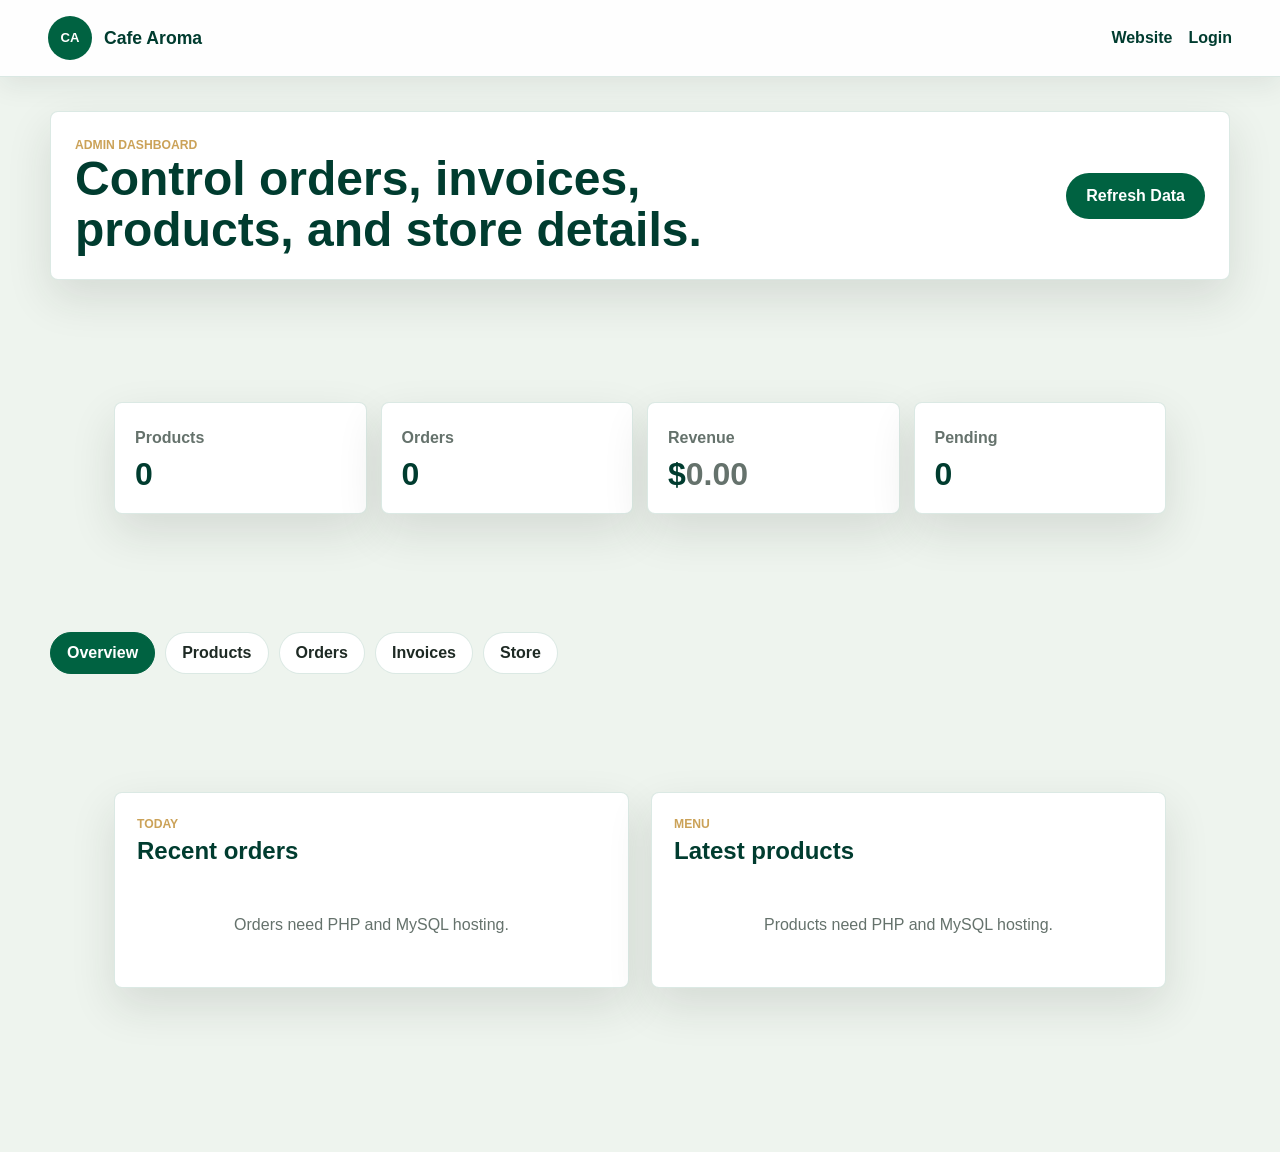
<file: HTML/dashboard.html>
<!DOCTYPE html>
<html lang="en">
<head>
  <meta charset="UTF-8">
  <meta name="viewport" content="width=device-width, initial-scale=1.0">
  <link rel="icon" type="image/x-icon" href="../img/logo.jpg">
  <title>Cafe Aroma Dashboard</title>
  <link rel="stylesheet" href="../CSS/Style.css?v=responsive-2">
</head>
<body class="dashboard-body" data-static-site="true">
  <header class="dashboard-header">
    <a class="brand" href="../index.html" aria-label="Cafe Aroma home">
      <span class="brand-mark">CA</span>
      <span>Cafe Aroma</span>
    </a>
    <nav class="dashboard-nav" aria-label="Dashboard navigation">
      <a href="../index.html">Website</a>
      <a href="login.html">Login</a>
    </nav>
  </header>

  <main class="dashboard-shell">
    <section class="dashboard-intro dashboard-hero-panel">
      <div>
        <p class="eyebrow">Admin dashboard</p>
        <h1>Control orders, invoices, products, and store details.</h1>
      </div>
      <button class="checkout-btn" type="button" onclick="refreshDashboard()">Refresh Data</button>
    </section>

    <section class="dashboard-stats" aria-label="Dashboard summary">
      <article>
        <span>Products</span>
        <strong id="stat-products">0</strong>
      </article>
      <article>
        <span>Orders</span>
        <strong id="stat-orders">0</strong>
      </article>
      <article>
        <span>Revenue</span>
        <strong>$<span id="stat-revenue">0.00</span></strong>
      </article>
      <article>
        <span>Pending</span>
        <strong id="stat-pending">0</strong>
      </article>
    </section>

    <nav class="dashboard-tabs" aria-label="Dashboard sections">
      <button class="dashboard-tab active" type="button" data-dashboard-tab="overview">Overview</button>
      <button class="dashboard-tab" type="button" data-dashboard-tab="products">Products</button>
      <button class="dashboard-tab" type="button" data-dashboard-tab="orders">Orders</button>
      <button class="dashboard-tab" type="button" data-dashboard-tab="invoices">Invoices</button>
      <button class="dashboard-tab" type="button" data-dashboard-tab="store">Store</button>
    </nav>

    <section class="dashboard-panel active" id="dashboard-overview-panel" data-dashboard-panel="overview">
      <div class="dashboard-two-col">
        <section class="dashboard-list-panel">
          <div class="dashboard-list-head">
            <div>
              <p class="eyebrow">Today</p>
              <h2>Recent orders</h2>
            </div>
          </div>
          <div class="dashboard-orders compact" id="dashboard-recent-orders"></div>
        </section>
        <section class="dashboard-list-panel">
          <div class="dashboard-list-head">
            <div>
              <p class="eyebrow">Menu</p>
              <h2>Latest products</h2>
            </div>
          </div>
          <div class="dashboard-items compact" id="dashboard-latest-products"></div>
        </section>
      </div>
    </section>

    <section class="dashboard-panel" id="dashboard-products-panel" data-dashboard-panel="products">
      <section class="dashboard-grid">
        <form class="dashboard-form" id="menu-item-form">
          <input type="hidden" id="dashboard-item-id">
          <div class="dashboard-form-head">
            <h2 id="dashboard-form-title">Add product</h2>
            <button class="clear-btn" type="button" onclick="resetDashboardForm()">Clear</button>
          </div>

          <label>
            Product name
            <input id="dashboard-name" type="text" placeholder="Caramel Macchiato" required>
          </label>

          <label>
            Category
            <select id="dashboard-category" required>
              <option value="hot">Hot Coffee</option>
              <option value="cold">Cold Coffee</option>
              <option value="blended">Frappe</option>
              <option value="tea">Tea</option>
              <option value="bakery">Bakery</option>
            </select>
          </label>

          <label>
            Label
            <input id="dashboard-label" type="text" placeholder="Signature" required>
          </label>

          <label>
            Price
            <input id="dashboard-price" type="number" min="0" step="0.01" placeholder="4.50" required>
          </label>

          <label>
            Image path
            <input id="dashboard-image" type="text" placeholder="../img/png-01.jpg" required>
          </label>

          <label class="dashboard-wide">
            Description
            <textarea id="dashboard-description" rows="4" placeholder="Describe this product..." required></textarea>
          </label>

          <label class="dashboard-check">
            <input id="dashboard-active" type="checkbox" checked>
            Show this product on website
          </label>

          <button class="checkout-btn dashboard-wide" type="submit">Save Product</button>
          <p class="dashboard-message" id="dashboard-message"></p>
        </form>

        <section class="dashboard-list-panel">
          <div class="dashboard-list-head">
            <div>
              <p class="eyebrow">Product control</p>
              <h2>Products</h2>
            </div>
            <span id="dashboard-count">0</span>
          </div>
          <div class="dashboard-items" id="dashboard-items"></div>
        </section>
      </section>
    </section>

    <section class="dashboard-panel" id="dashboard-orders-panel" data-dashboard-panel="orders">
      <section class="dashboard-list-panel">
        <div class="dashboard-list-head">
          <div>
            <p class="eyebrow">Order control</p>
            <h2>Orders</h2>
          </div>
          <button class="checkout-btn" type="button" onclick="loadDashboardOrders()">Refresh Orders</button>
        </div>
        <div class="dashboard-orders" id="dashboard-orders"></div>
      </section>
    </section>

    <section class="dashboard-panel" id="dashboard-invoices-panel" data-dashboard-panel="invoices">
      <section class="dashboard-list-panel">
        <div class="dashboard-list-head">
          <div>
            <p class="eyebrow">Invoice center</p>
            <h2>Print invoices</h2>
          </div>
        </div>
        <div class="dashboard-orders" id="dashboard-invoices"></div>
      </section>
    </section>

    <section class="dashboard-panel" id="dashboard-store-panel" data-dashboard-panel="store">
      <form class="dashboard-form store-form" id="store-settings-form">
        <div class="dashboard-form-head dashboard-wide">
          <div>
            <p class="eyebrow">Store setup</p>
            <h2>Store details</h2>
          </div>
        </div>

        <label>
          Store name
          <input id="store-name" type="text" required>
        </label>

        <label>
          Phone
          <input id="store-phone" type="text" required>
        </label>

        <label class="dashboard-wide">
          Address
          <input id="store-address" type="text" required>
        </label>

        <label class="dashboard-wide">
          Hours
          <input id="store-hours" type="text" required>
        </label>

        <label class="dashboard-wide">
          Receipt footer
          <textarea id="store-receipt-footer" rows="3" required></textarea>
        </label>

        <button class="checkout-btn dashboard-wide" type="submit">Save Store Details</button>
        <p class="dashboard-message" id="store-message"></p>
      </form>
    </section>
  </main>

  <script src="../JS/Script.js?v=8"></script>
</body>
</html>
</file>
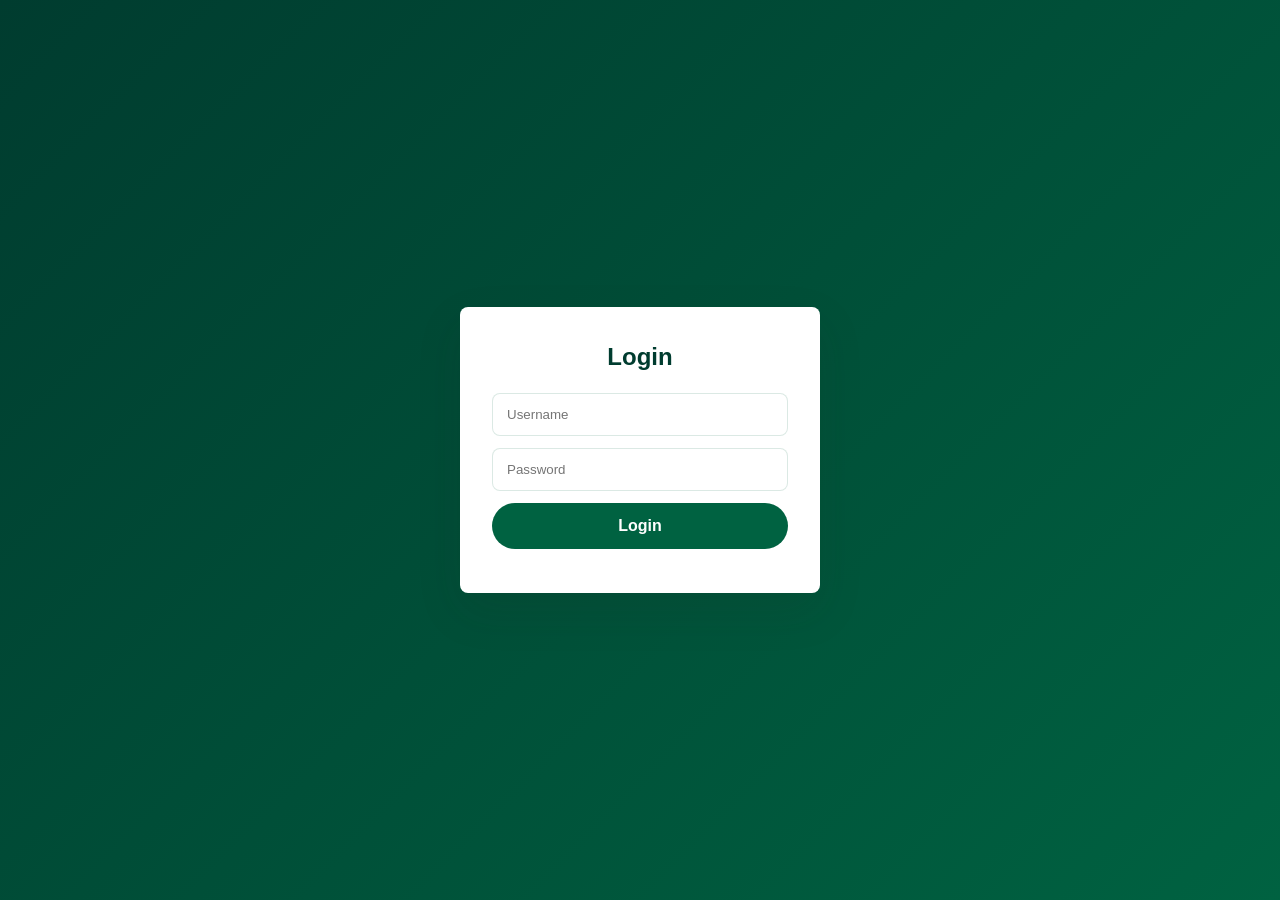
<file: HTML/login.html>
<!DOCTYPE html>
<html lang="en">
<head>
  <meta charset="UTF-8">
  <meta name="viewport" content="width=device-width, initial-scale=1.0">
  <title>Café Aroma - Login</title>
  <link rel="stylesheet" href="../CSS/Style.css?v=responsive-2">
</head>
<body class="login-body" data-static-site="true">
  <div class="login-container">
    <h2>Login</h2>
    <form id="loginForm">
  <input type="text" id="username" placeholder="Username" required>
  <input type="password" id="password" placeholder="Password" required>
  <button type="submit">Login</button>
  <p id="errorMsg" style="color:red;"></p>
</form>
  </div>
  <script src="../JS/Script.js"></script>
</body>
</html>
</file>
<file: CSS/Style.css>
:root {
  --green: #006241;
  --green-dark: #003c2f;
  --green-soft: #d8eadf;
  --cream: #f7f3ea;
  --paper: #ffffff;
  --ink: #1e2a24;
  --muted: #65726c;
  --gold: #cba258;
  --line: rgba(0, 98, 65, 0.14);
  --shadow: 0 18px 45px rgba(30, 42, 36, 0.12);
}

* {
  box-sizing: border-box;
  margin: 0;
  padding: 0;
}

html {
  overflow-x: hidden;
  scroll-behavior: smooth;
}

body {
  overflow-x: hidden;
  min-width: 320px;
  background: var(--cream);
  color: var(--ink);
  font-family: "Segoe UI", Arial, sans-serif;
  line-height: 1.5;
}

body.dark-mode {
  --cream: #101d18;
  --paper: #172820;
  --ink: #f3f7f1;
  --muted: #b8c9c0;
  --line: rgba(255, 255, 255, 0.14);
  --shadow: 0 18px 45px rgba(0, 0, 0, 0.32);
}

body.dark-mode .site-header {
  background: rgba(23, 40, 32, 0.94);
}

body.dark-mode .brand,
body.dark-mode .site-nav a,
body.dark-mode .section-heading h2,
body.dark-mode .about-text h2,
body.dark-mode .featured-card h3,
body.dark-mode .menu-item h3,
body.dark-mode .cart-header h2,
body.dark-mode .checkout-form label,
body.dark-mode .search-wrap,
body.dark-mode .location-grid strong,
body.dark-mode .reviews-grid strong,
body.dark-mode .custom-header h2,
body.dark-mode .option-grid legend {
  color: #f3f7f1;
}

img {
  display: block;
  max-width: 100%;
}

button,
a {
  font: inherit;
}

button {
  cursor: pointer;
  max-width: 100%;
  line-height: 1.2;
  text-align: center;
  overflow-wrap: anywhere;
}

.site-header {
  position: sticky;
  top: 0;
  z-index: 20;
  display: flex;
  align-items: center;
  justify-content: space-between;
  gap: 20px;
  min-height: 78px;
  padding: 14px clamp(18px, 4vw, 56px);
  background: rgba(255, 255, 255, 0.94);
  border-bottom: 1px solid var(--line);
  box-shadow: 0 6px 24px rgba(30, 42, 36, 0.08);
  backdrop-filter: blur(16px);
}

.brand {
  display: inline-flex;
  align-items: center;
  gap: 12px;
  color: var(--green-dark);
  font-size: 1.1rem;
  font-weight: 800;
  text-decoration: none;
  white-space: nowrap;
}

.brand-mark {
  display: grid;
  width: 44px;
  height: 44px;
  place-items: center;
  border-radius: 50%;
  background: var(--green);
  color: #fff;
  font-size: 0.82rem;
  letter-spacing: 0;
}

.site-nav {
  display: flex;
  align-items: center;
  justify-content: center;
  gap: clamp(14px, 3vw, 34px);
}

.site-nav a {
  color: var(--ink);
  font-size: 0.95rem;
  font-weight: 700;
  text-decoration: none;
}

.site-nav a:hover {
  color: var(--green);
}

.cart-trigger,
.hero-action,
.add-cart,
.customize-btn,
.checkout-btn,
.toggle-btn {
  display: inline-flex;
  align-items: center;
  justify-content: center;
  gap: 8px;
  border: 0;
  border-radius: 999px;
  background: var(--green);
  color: #fff;
  font-weight: 800;
  line-height: 1.2;
  text-align: center;
  text-decoration: none;
  transition: transform 0.2s ease, box-shadow 0.2s ease, background 0.2s ease;
}

.cart-trigger {
  display: inline-flex;
  align-items: center;
  gap: 10px;
  padding: 10px 14px 10px 18px;
}

#cart-count {
  display: grid;
  min-width: 28px;
  height: 28px;
  place-items: center;
  border-radius: 50%;
  background: #fff;
  color: var(--green);
  font-size: 0.85rem;
}

.cart-trigger:hover,
.hero-action:hover,
.add-cart:hover,
.customize-btn:hover,
.checkout-btn:hover,
.toggle-btn:hover {
  transform: translateY(-2px);
  background: var(--green-dark);
  box-shadow: 0 10px 22px rgba(0, 98, 65, 0.22);
}

.hero {
  position: relative;
  height: min(720px, calc(100vh - 78px));
  min-height: 560px;
  overflow: hidden;
  background: var(--green-dark);
}

.hero-slide {
  position: absolute;
  inset: 0;
  display: flex;
  align-items: center;
  padding: clamp(36px, 6vw, 86px);
  background-position: center;
  background-size: cover;
  opacity: 0;
  transition: opacity 0.8s ease;
}

.hero-slide::before {
  content: "";
  position: absolute;
  inset: 0;
  background: linear-gradient(90deg, rgba(0, 38, 30, 0.82), rgba(0, 38, 30, 0.45), rgba(0, 38, 30, 0.14));
}

.hero-slide.active {
  opacity: 1;
}

.hero-content {
  position: relative;
  z-index: 1;
  max-width: 690px;
  color: #fff;
}

.eyebrow {
  color: var(--gold);
  font-size: 0.76rem;
  font-weight: 900;
  letter-spacing: 0;
  text-transform: uppercase;
}

.hero h1 {
  margin: 14px 0 28px;
  font-size: clamp(2.35rem, 7vw, 5.9rem);
  line-height: 0.95;
  letter-spacing: 0;
}

.hero-action {
  display: inline-flex;
  padding: 14px 24px;
  background: #fff;
  color: var(--green);
}

.hero-control {
  position: absolute;
  top: 50%;
  z-index: 3;
  display: grid;
  width: 44px;
  height: 44px;
  place-items: center;
  border: 1px solid rgba(255, 255, 255, 0.35);
  border-radius: 50%;
  background: rgba(255, 255, 255, 0.16);
  color: #fff;
  font-size: 2rem;
  transform: translateY(-50%);
}

.hero-prev {
  left: 18px;
}

.hero-next {
  right: 18px;
}

.promo-strip {
  display: grid;
  grid-template-columns: repeat(3, 1fr);
  gap: 1px;
  max-width: 1040px;
  margin: -46px auto 0;
  padding: 0 clamp(18px, 4vw, 30px);
  position: relative;
  z-index: 4;
}

.promo-strip div {
  display: grid;
  gap: 4px;
  min-height: 94px;
  align-content: center;
  padding: 18px 22px;
  background: var(--paper);
  border: 1px solid var(--line);
  box-shadow: var(--shadow);
}

.promo-strip div:first-child {
  border-radius: 8px 0 0 8px;
}

.promo-strip div:last-child {
  border-radius: 0 8px 8px 0;
}

.promo-strip strong {
  color: var(--green);
  font-size: 1.4rem;
}

.promo-strip span {
  color: var(--muted);
  font-weight: 700;
}

section {
  padding: clamp(58px, 8vw, 100px) clamp(18px, 5vw, 70px);
}

.section-heading {
  max-width: 860px;
  margin: 0 auto 32px;
  text-align: center;
}

.section-heading h2,
.about-text h2 {
  margin-top: 8px;
  color: var(--green-dark);
  font-size: clamp(2rem, 4vw, 3.2rem);
  line-height: 1.05;
}

.featured {
  background: var(--cream);
}

.featured-grid,
.menu {
  display: grid;
  gap: 24px;
  max-width: 1180px;
  margin: 0 auto;
}

.featured-grid {
  grid-template-columns: repeat(3, minmax(0, 1fr));
}

.featured-card,
.menu-item {
  position: relative;
  overflow: hidden;
  border: 1px solid var(--line);
  border-radius: 8px;
  background: var(--paper);
  box-shadow: var(--shadow);
}

.featured-card {
  display: grid;
  grid-template-rows: 250px 1fr auto;
}

.featured-card img,
.menu-img {
  width: 100%;
  height: 100%;
  object-fit: cover;
}

.featured-card div {
  padding: 22px 22px 10px;
}

.featured-card h3,
.menu-item h3 {
  color: var(--green-dark);
  font-size: 1.35rem;
}

.featured-card p,
.menu-item p,
.about-text p {
  color: var(--muted);
}

.featured-card .add-cart {
  justify-self: start;
  margin: 18px 22px 22px;
  padding: 11px 18px;
}

.seasonal-banner {
  display: flex;
  align-items: center;
  justify-content: space-between;
  gap: 24px;
  max-width: 1180px;
  margin: 0 auto;
  padding: clamp(34px, 5vw, 54px);
  border-radius: 8px;
  background: var(--green-dark);
  color: #fff;
  box-shadow: var(--shadow);
}

.seasonal-banner h2 {
  margin: 8px 0;
  font-size: clamp(2rem, 4vw, 3.7rem);
  line-height: 1;
}

.seasonal-banner p:last-child {
  max-width: 620px;
  color: rgba(255, 255, 255, 0.78);
}

.seasonal-banner .add-cart {
  min-width: 150px;
  background: #fff;
  color: var(--green);
}

.badge,
.category {
  display: inline-flex;
  width: fit-content;
  border-radius: 999px;
  font-size: 0.72rem;
  font-weight: 900;
  letter-spacing: 0;
  text-transform: uppercase;
}

.badge {
  position: absolute;
  top: 16px;
  left: 16px;
  z-index: 1;
  padding: 7px 12px;
  background: var(--green-soft);
  color: var(--green-dark);
}

.menu-section {
  background: #eef4ee;
}

body.dark-mode .menu-section {
  background: #13241d;
}

.menu-tools {
  display: grid;
  gap: 18px;
  max-width: 1180px;
  margin: 0 auto 28px;
}

.category-tabs {
  display: flex;
  flex-wrap: wrap;
  justify-content: center;
  gap: 10px;
}

.tab-btn {
  min-height: 42px;
  padding: 9px 16px;
  border: 1px solid var(--line);
  border-radius: 999px;
  background: var(--paper);
  color: var(--ink);
  font-weight: 800;
}

.tab-btn.active,
.tab-btn:hover {
  border-color: var(--green);
  background: var(--green);
  color: #fff;
}

.search-wrap {
  display: grid;
  gap: 8px;
  max-width: 520px;
  width: 100%;
  margin: 0 auto;
  color: var(--green-dark);
  font-weight: 900;
}

.search-wrap input,
.checkout-form input,
.checkout-form select {
  width: 100%;
  min-height: 46px;
  border: 1px solid var(--line);
  border-radius: 8px;
  background: var(--paper);
  color: var(--ink);
  padding: 11px 13px;
}

.menu {
  grid-template-columns: repeat(3, minmax(0, 1fr));
}

.menu-item {
  display: grid;
  grid-template-rows: 210px 1fr auto;
  transition: transform 0.22s ease, box-shadow 0.22s ease;
}

.menu-item:hover {
  transform: translateY(-6px);
  box-shadow: 0 24px 50px rgba(0, 98, 65, 0.16);
}

.menu-copy {
  display: grid;
  gap: 8px;
  padding: 20px 20px 14px;
}

.category {
  padding: 5px 9px;
  background: rgba(203, 162, 88, 0.18);
  color: #8a6328;
}

.menu-bottom {
  display: flex;
  align-items: center;
  justify-content: space-between;
  gap: 14px;
  padding: 0 20px 20px;
}

.menu-bottom strong {
  color: var(--green);
  font-size: 1.2rem;
}

.add-cart {
  min-height: 42px;
  min-width: 132px;
  padding: 10px 18px;
  white-space: normal;
}

.customize-btn {
  min-height: 42px;
  min-width: 132px;
  padding: 10px 18px;
  white-space: normal;
}

.menu-item.hidden {
  display: none;
}

.no-results {
  display: none;
  margin-top: 28px;
  color: var(--muted);
  font-weight: 800;
  text-align: center;
}

.no-results.show {
  display: block;
}

.rewards-section {
  display: grid;
  grid-template-columns: minmax(280px, 0.8fr) minmax(320px, 1.2fr);
  gap: clamp(24px, 5vw, 60px);
  align-items: center;
  background: var(--green);
  color: #fff;
}

.rewards-copy {
  max-width: 540px;
}

.rewards-copy h2,
.location-section h2 {
  margin: 8px 0 14px;
  font-size: clamp(2rem, 4vw, 3.4rem);
  line-height: 1.05;
}

.rewards-copy p:last-child {
  color: rgba(255, 255, 255, 0.78);
}

.rewards-steps {
  display: grid;
  grid-template-columns: repeat(3, minmax(0, 1fr));
  gap: 16px;
}

.rewards-steps div,
.reviews-grid article,
.location-grid div,
.map-link {
  border: 1px solid var(--line);
  border-radius: 8px;
  background: var(--paper);
  box-shadow: var(--shadow);
}

.rewards-steps div {
  display: grid;
  gap: 8px;
  padding: 24px;
  color: var(--ink);
}

.rewards-steps strong {
  display: grid;
  width: 42px;
  height: 42px;
  place-items: center;
  border-radius: 50%;
  background: var(--green-soft);
  color: var(--green-dark);
}

.rewards-steps p,
.reviews-grid p,
.location-section p,
.location-grid span {
  color: var(--muted);
}

.reviews-section {
  background: var(--cream);
}

.reviews-grid {
  display: grid;
  grid-template-columns: repeat(3, minmax(0, 1fr));
  gap: 22px;
  max-width: 1180px;
  margin: 0 auto;
}

.reviews-grid article {
  display: grid;
  gap: 14px;
  padding: 24px;
}

.reviews-grid span {
  color: var(--gold);
  font-size: 1.25rem;
  font-weight: 900;
}

.reviews-grid strong {
  color: var(--green-dark);
}

.about-section {
  display: grid;
  grid-template-columns: minmax(280px, 0.85fr) minmax(320px, 1fr);
  gap: clamp(26px, 5vw, 64px);
  align-items: center;
  max-width: 1180px;
  margin: 0 auto;
}

.about-img {
  width: 100%;
  aspect-ratio: 4 / 5;
  border-radius: 8px;
  object-fit: cover;
  box-shadow: var(--shadow);
}

.about-text {
  display: grid;
  gap: 18px;
}

.toggle-btn {
  justify-self: start;
  padding: 12px 18px;
}

.site-footer {
  padding: 28px;
  background: var(--green-dark);
  color: #fff;
  text-align: center;
}

.location-section {
  display: grid;
  grid-template-columns: minmax(280px, 0.85fr) minmax(320px, 1fr);
  gap: clamp(24px, 5vw, 60px);
  align-items: center;
  max-width: 1180px;
  margin: 0 auto;
}

.location-grid {
  display: grid;
  grid-template-columns: 1fr 1fr;
  gap: 14px;
}

.location-grid div,
.map-link {
  display: grid;
  gap: 6px;
  padding: 22px;
}

.location-grid strong {
  color: var(--green-dark);
}

.map-link {
  grid-column: 1 / -1;
  place-items: center;
  background: var(--green);
  color: #fff;
  font-weight: 900;
  text-decoration: none;
}

.cart-popup {
  position: fixed;
  inset: 0;
  z-index: 40;
  display: none;
}

.aba-pay-panel {
  display: none;
  grid-template-columns: 1fr auto;
  gap: 14px;
  align-items: center;
  padding: 14px;
  border: 1px solid rgba(0, 98, 65, 0.22);
  border-radius: 8px;
  background: rgba(0, 98, 65, 0.06);
}

.aba-pay-panel.show {
  display: grid;
}

.aba-logo {
  display: inline-flex;
  margin-bottom: 8px;
  padding: 4px 8px;
  border-radius: 4px;
  background: #005baa;
  color: #fff;
  font-size: 0.78rem;
  font-weight: 900;
}

.aba-pay-panel strong {
  display: block;
  color: var(--green-dark);
}

.aba-pay-panel p {
  color: var(--muted);
  font-size: 0.9rem;
}

.aba-qr-img {
  width: 112px;
  aspect-ratio: 1;
  border: 8px solid #fff;
  border-radius: 6px;
  background: #fff;
  object-fit: contain;
  box-shadow: 0 0 0 1px rgba(0, 0, 0, 0.14);
}

.cart-popup.open {
  display: block;
}

.cart-overlay {
  position: absolute;
  inset: 0;
  width: 100%;
  border: 0;
  background: rgba(0, 0, 0, 0.48);
}

.cart-box {
  position: absolute;
  top: 0;
  right: 0;
  display: grid;
  grid-template-rows: auto 1fr auto;
  width: min(430px, 100%);
  height: 100%;
  background: var(--paper);
  box-shadow: -18px 0 50px rgba(0, 0, 0, 0.22);
}

.cart-header {
  display: flex;
  align-items: center;
  justify-content: space-between;
  gap: 18px;
  padding: 24px;
  border-bottom: 1px solid var(--line);
}

.cart-header h2 {
  color: var(--green-dark);
  font-size: 1.7rem;
}

.close-btn {
  display: grid;
  width: 40px;
  height: 40px;
  place-items: center;
  border: 1px solid var(--line);
  border-radius: 50%;
  background: transparent;
  color: var(--ink);
  font-size: 1.8rem;
}

.cart-body {
  overflow-y: auto;
  padding: 20px 24px;
}

#cart-items {
  display: grid;
  gap: 14px;
  list-style: none;
}

.cart-line {
  display: grid;
  grid-template-columns: 1fr auto;
  gap: 12px;
  align-items: center;
  padding: 14px;
  border: 1px solid var(--line);
  border-radius: 8px;
  background: rgba(0, 98, 65, 0.04);
}

.cart-line h3 {
  font-size: 1rem;
}

.cart-line p {
  color: var(--muted);
  font-size: 0.92rem;
}

.qty-controls {
  display: inline-flex;
  align-items: center;
  gap: 8px;
  margin-top: 10px;
}

.qty-controls button,
.remove-item {
  display: grid;
  width: 30px;
  height: 30px;
  place-items: center;
  border: 1px solid var(--line);
  border-radius: 50%;
  background: var(--paper);
  color: var(--green);
  font-weight: 900;
}

.line-price {
  color: var(--green-dark);
  font-weight: 900;
}

.empty-cart {
  display: none;
  padding: 30px 0;
  color: var(--muted);
  text-align: center;
}

.empty-cart.show {
  display: block;
}

.cart-footer {
  display: grid;
  gap: 12px;
  padding: 22px 24px 24px;
  border-top: 1px solid var(--line);
}

.checkout-form {
  display: grid;
  grid-template-columns: 1fr 1fr;
  gap: 12px;
}

.checkout-form label {
  display: grid;
  gap: 6px;
  color: var(--green-dark);
  font-size: 0.86rem;
  font-weight: 900;
}

.cart-total {
  display: flex;
  align-items: center;
  justify-content: space-between;
  color: var(--ink);
  font-size: 1.15rem;
}

.cart-total strong {
  color: var(--green);
  font-size: 1.35rem;
}

.checkout-btn,
.clear-btn {
  display: inline-flex;
  align-items: center;
  justify-content: center;
  gap: 8px;
  min-height: 46px;
  min-width: 138px;
  padding: 11px 20px;
  border-radius: 999px;
  line-height: 1.2;
  text-align: center;
  white-space: normal;
}

.clear-btn {
  border: 1px solid var(--line);
  background: transparent;
  color: var(--green);
  font-weight: 800;
}

.login-body {
  display: grid;
  min-height: 100vh;
  place-items: center;
  padding: 24px;
  background: linear-gradient(135deg, var(--green-dark), var(--green));
}

.custom-modal {
  position: fixed;
  inset: 0;
  z-index: 50;
  display: none;
}

.receipt-modal {
  position: fixed;
  inset: 0;
  z-index: 60;
  display: none;
}

.receipt-modal.open {
  display: block;
}

.receipt-box {
  position: absolute;
  top: 50%;
  left: 50%;
  display: grid;
  gap: 18px;
  width: min(520px, calc(100% - 28px));
  max-height: min(760px, calc(100vh - 28px));
  overflow-y: auto;
  padding: 24px;
  border-radius: 8px;
  background: var(--paper);
  box-shadow: var(--shadow);
  transform: translate(-50%, -50%);
}

.receipt-heading {
  padding-bottom: 14px;
  border-bottom: 1px solid var(--line);
  text-align: center;
}

.receipt-heading h2 {
  color: var(--green-dark);
  font-size: 1.8rem;
}

.receipt-heading p:last-child,
.receipt-note {
  color: var(--muted);
}

.receipt-meta {
  display: grid;
  grid-template-columns: auto 1fr;
  gap: 7px 16px;
  margin: 16px 0;
}

.receipt-meta span {
  color: var(--muted);
}

.receipt-meta strong {
  color: var(--ink);
  text-align: right;
}

.receipt-table {
  width: 100%;
  border-collapse: collapse;
}

.receipt-table th,
.receipt-table td {
  padding: 10px 0;
  border-bottom: 1px solid var(--line);
  text-align: left;
  vertical-align: top;
}

.receipt-table th:nth-child(n+2),
.receipt-table td:nth-child(n+2) {
  text-align: right;
}

.receipt-table td span {
  display: block;
  margin-top: 3px;
  color: var(--muted);
  font-size: 0.82rem;
}

.receipt-total {
  display: flex;
  align-items: center;
  justify-content: space-between;
  margin-top: 18px;
  color: var(--ink);
  font-size: 1.25rem;
}

.receipt-total strong {
  color: var(--green);
  font-size: 1.45rem;
}

.receipt-note {
  margin-top: 16px;
  text-align: center;
}

.receipt-actions {
  display: grid;
  grid-template-columns: 1fr 1fr;
  gap: 12px;
}

.custom-modal.open {
  display: block;
}

.modal-overlay {
  position: absolute;
  inset: 0;
  width: 100%;
  border: 0;
  background: rgba(0, 0, 0, 0.52);
}

.custom-box {
  position: absolute;
  top: 50%;
  left: 50%;
  display: grid;
  gap: 20px;
  width: min(760px, calc(100% - 28px));
  max-height: min(760px, calc(100vh - 28px));
  overflow-y: auto;
  padding: 24px;
  border-radius: 8px;
  background: var(--paper);
  box-shadow: var(--shadow);
  transform: translate(-50%, -50%);
}

.custom-header {
  display: flex;
  justify-content: space-between;
  gap: 20px;
  padding-bottom: 16px;
  border-bottom: 1px solid var(--line);
}

.custom-header h2 {
  color: var(--green-dark);
  font-size: 2rem;
}

#custom-price {
  color: var(--muted);
  font-weight: 800;
}

.option-grid {
  display: grid;
  grid-template-columns: repeat(2, minmax(0, 1fr));
  gap: 14px;
}

.option-grid fieldset {
  display: grid;
  gap: 10px;
  border: 1px solid var(--line);
  border-radius: 8px;
  padding: 16px;
}

.option-grid legend {
  padding: 0 8px;
  color: var(--green-dark);
  font-weight: 900;
}

.option-grid label {
  display: flex;
  align-items: center;
  gap: 9px;
  color: var(--muted);
  font-weight: 700;
}

.wide-field {
  grid-column: 1 / -1;
}

.custom-actions {
  display: grid;
  grid-template-columns: minmax(90px, auto) minmax(180px, max-content);
  align-items: center;
  justify-content: space-between;
  gap: 16px;
  padding-top: 16px;
  border-top: 1px solid var(--line);
}

.custom-actions strong {
  color: var(--green);
  font-size: 1.45rem;
}

.custom-actions .checkout-btn {
  width: 100%;
}

.login-container {
  width: min(360px, 100%);
  padding: 32px;
  border-radius: 8px;
  background: var(--paper);
  box-shadow: var(--shadow);
  text-align: center;
}

.login-container h2 {
  margin-bottom: 18px;
  color: var(--green-dark);
}

.login-container form {
  display: grid;
  gap: 12px;
}

.login-container input {
  width: 100%;
  padding: 13px 14px;
  border: 1px solid var(--line);
  border-radius: 8px;
}

.login-container button {
  display: inline-flex;
  align-items: center;
  justify-content: center;
  min-height: 46px;
  padding: 11px 20px;
  border: 0;
  border-radius: 999px;
  background: var(--green);
  color: #fff;
  font-weight: 800;
  line-height: 1.2;
  white-space: normal;
}

.dashboard-body {
  min-height: 100vh;
  background: #eef4ee;
}

.dashboard-header {
  position: sticky;
  top: 0;
  z-index: 10;
  display: flex;
  align-items: center;
  justify-content: space-between;
  gap: 18px;
  padding: 16px clamp(18px, 4vw, 48px);
  border-bottom: 1px solid var(--line);
  background: rgba(255, 255, 255, 0.95);
  box-shadow: 0 8px 28px rgba(30, 42, 36, 0.08);
}

.dashboard-nav {
  display: flex;
  gap: 16px;
}

.dashboard-nav a {
  color: var(--green-dark);
  font-weight: 800;
  text-decoration: none;
}

.dashboard-shell {
  width: min(1180px, calc(100% - 36px));
  margin: 0 auto;
  padding: 34px 0 64px;
}

.dashboard-intro,
.dashboard-form,
.dashboard-list-panel {
  border: 1px solid var(--line);
  border-radius: 8px;
  background: var(--paper);
  box-shadow: var(--shadow);
}

.dashboard-intro {
  display: flex;
  align-items: center;
  justify-content: space-between;
  gap: 18px;
  margin-bottom: 22px;
  padding: 24px;
}

.dashboard-hero-panel h1 {
  max-width: 760px;
  font-size: clamp(1.8rem, 4vw, 3rem);
  line-height: 1.05;
}

.dashboard-stats {
  display: grid;
  grid-template-columns: repeat(4, minmax(0, 1fr));
  gap: 14px;
  margin-bottom: 18px;
}

.dashboard-stats article {
  display: grid;
  gap: 8px;
  min-height: 112px;
  align-content: center;
  padding: 20px;
  border: 1px solid var(--line);
  border-radius: 8px;
  background: var(--paper);
  box-shadow: var(--shadow);
}

.dashboard-stats span {
  color: var(--muted);
  font-weight: 800;
}

.dashboard-stats strong {
  color: var(--green-dark);
  font-size: 2rem;
  line-height: 1;
}

.dashboard-tabs {
  display: flex;
  flex-wrap: wrap;
  gap: 10px;
  margin-bottom: 18px;
}

.dashboard-tab {
  min-height: 42px;
  padding: 10px 16px;
  border: 1px solid var(--line);
  border-radius: 999px;
  background: var(--paper);
  color: var(--ink);
  font-weight: 900;
}

.dashboard-tab.active,
.dashboard-tab:hover {
  border-color: var(--green);
  background: var(--green);
  color: #fff;
}

.dashboard-panel {
  display: none;
}

.dashboard-panel.active {
  display: block;
}

.dashboard-two-col {
  display: grid;
  grid-template-columns: minmax(320px, 1fr) minmax(320px, 1fr);
  gap: 22px;
}

.dashboard-intro h1,
.dashboard-form h2,
.dashboard-list-head h2 {
  color: var(--green-dark);
}

.dashboard-grid {
  display: grid;
  grid-template-columns: minmax(320px, 0.9fr) minmax(360px, 1.1fr);
  gap: 22px;
}

.dashboard-form {
  display: grid;
  grid-template-columns: 1fr 1fr;
  gap: 14px;
  align-self: start;
  padding: 22px;
}

.dashboard-form-head,
.dashboard-wide,
.dashboard-message {
  grid-column: 1 / -1;
}

.dashboard-form-head {
  display: flex;
  align-items: center;
  justify-content: space-between;
  gap: 12px;
}

.dashboard-form label {
  display: grid;
  gap: 7px;
  color: var(--green-dark);
  font-size: 0.88rem;
  font-weight: 900;
}

.dashboard-form input,
.dashboard-form select,
.dashboard-form textarea {
  width: 100%;
  min-height: 44px;
  border: 1px solid var(--line);
  border-radius: 8px;
  padding: 10px 12px;
  background: #fff;
  color: var(--ink);
  font: inherit;
}

.dashboard-form textarea {
  resize: vertical;
}

.dashboard-check {
  display: flex !important;
  flex-direction: row;
  align-items: center;
  gap: 10px !important;
}

.dashboard-check input {
  width: 18px;
  min-height: 18px;
}

.dashboard-message {
  min-height: 22px;
  color: var(--green);
  font-weight: 800;
}

.dashboard-message.error {
  color: #b42318;
}

.dashboard-list-panel {
  padding: 22px;
}

.dashboard-list-head {
  display: flex;
  align-items: center;
  justify-content: space-between;
  gap: 14px;
  margin-bottom: 16px;
}

.dashboard-list-head span {
  display: grid;
  min-width: 42px;
  height: 42px;
  place-items: center;
  border-radius: 50%;
  background: var(--green-soft);
  color: var(--green-dark);
  font-weight: 900;
}

.dashboard-items {
  display: grid;
  gap: 14px;
}

.dashboard-items.compact,
.dashboard-orders.compact {
  max-height: 520px;
  overflow: auto;
}

.dashboard-mini-row {
  display: grid;
  grid-template-columns: 64px 1fr;
  gap: 12px;
  align-items: center;
  padding: 10px;
  border: 1px solid var(--line);
  border-radius: 8px;
  background: rgba(0, 98, 65, 0.04);
}

.dashboard-mini-row img {
  width: 64px;
  height: 64px;
  border-radius: 8px;
  object-fit: cover;
}

.dashboard-mini-row strong,
.dashboard-mini-row span {
  display: block;
}

.dashboard-mini-row span {
  color: var(--muted);
  font-size: 0.9rem;
}

.dashboard-item {
  display: grid;
  grid-template-columns: 118px 1fr;
  gap: 14px;
  padding: 12px;
  border: 1px solid var(--line);
  border-radius: 8px;
  background: rgba(0, 98, 65, 0.04);
}

.dashboard-item img {
  width: 118px;
  height: 118px;
  border-radius: 8px;
  object-fit: cover;
}

.dashboard-item-title {
  display: flex;
  justify-content: space-between;
  gap: 12px;
}

.dashboard-item-title h3 {
  color: var(--green-dark);
}

.dashboard-item-title span {
  color: var(--green);
  font-weight: 900;
}

.dashboard-item p {
  margin: 6px 0;
  color: var(--muted);
}

.dashboard-item small {
  color: var(--muted);
  font-weight: 800;
}

.dashboard-item-actions {
  display: flex;
  gap: 10px;
  margin-top: 12px;
}

.danger-btn {
  color: #b42318;
}

.dashboard-empty {
  padding: 28px;
  color: var(--muted);
  text-align: center;
}

.dashboard-orders {
  display: grid;
  gap: 14px;
}

.dashboard-order {
  display: grid;
  gap: 12px;
  padding: 16px;
  border: 1px solid var(--line);
  border-radius: 8px;
  background: rgba(0, 98, 65, 0.04);
}

.dashboard-order-main,
.dashboard-order-actions {
  display: flex;
  align-items: center;
  justify-content: space-between;
  gap: 14px;
}

.dashboard-order-main strong,
.dashboard-order-main span {
  display: block;
}

.dashboard-order-main strong {
  color: var(--green-dark);
}

.dashboard-order-main span,
.dashboard-order-items span {
  color: var(--muted);
  font-size: 0.9rem;
}

.dashboard-order-items {
  display: flex;
  flex-wrap: wrap;
  gap: 8px;
}

.dashboard-order-items span {
  padding: 5px 8px;
  border-radius: 999px;
  background: var(--paper);
  font-weight: 800;
}

.dashboard-order-actions select {
  min-height: 40px;
  border: 1px solid var(--line);
  border-radius: 8px;
  background: var(--paper);
  color: var(--ink);
  padding: 8px 10px;
  font-weight: 800;
}

.store-form {
  max-width: 820px;
}

@media (max-width: 1180px) {
  .site-header {
    gap: 14px;
  }

  .site-nav {
    gap: 14px;
  }

  .featured-grid,
  .menu,
  .reviews-grid {
    grid-template-columns: repeat(2, minmax(0, 1fr));
  }

  .dashboard-stats {
    grid-template-columns: repeat(2, minmax(0, 1fr));
  }

  .dashboard-two-col,
  .dashboard-grid {
    grid-template-columns: 1fr;
  }
}

@media (max-width: 900px) {
  .site-header {
    flex-wrap: wrap;
  }

  .site-nav {
    order: 3;
    width: 100%;
    justify-content: flex-start;
    overflow-x: auto;
    padding-bottom: 2px;
  }

  .hero {
    min-height: 560px;
  }

  .about-section,
  .rewards-section,
  .location-section {
    grid-template-columns: 1fr;
  }

  .seasonal-banner {
    align-items: flex-start;
    flex-direction: column;
  }

  .rewards-steps {
    grid-template-columns: 1fr;
  }

  .featured-card,
  .menu-item {
    grid-template-rows: 230px auto auto;
  }

  .cart-box {
    width: min(480px, 100%);
  }

  .custom-box {
    width: min(680px, calc(100% - 28px));
  }
}

@media (max-width: 760px) {
  .featured-grid,
  .menu,
  .reviews-grid,
  .rewards-steps {
    grid-template-columns: 1fr;
  }

  .location-grid {
    grid-template-columns: 1fr;
  }

  .checkout-form,
  .option-grid,
  .dashboard-form {
    grid-template-columns: 1fr;
  }

  .wide-field,
  .dashboard-wide,
  .dashboard-message,
  .dashboard-form-head {
    grid-column: auto;
  }

  .custom-actions,
  .receipt-actions {
    grid-template-columns: 1fr;
  }
}

@media (max-width: 640px) {
  html {
    scroll-padding-top: 118px;
  }

  body {
    background: #f3f6f1;
    font-size: 15px;
  }

  .site-header {
    display: grid;
    grid-template-columns: 1fr auto;
    gap: 12px;
    min-height: auto;
    padding: 10px 12px 8px;
  }

  .brand {
    min-width: 0;
    font-size: 1rem;
  }

  .brand-mark {
    width: 38px;
    height: 38px;
  }

  .site-nav {
    order: 3;
    grid-column: 1 / -1;
    gap: 8px;
    margin: 0 -12px;
    padding: 2px 12px 4px;
    overflow-x: auto;
    scroll-snap-type: x proximity;
    scrollbar-width: none;
  }

  .site-nav::-webkit-scrollbar {
    display: none;
  }

  .site-nav a {
    flex: 0 0 auto;
    min-height: 38px;
    padding: 9px 13px;
    border: 1px solid var(--line);
    border-radius: 999px;
    background: var(--paper);
    box-shadow: 0 8px 18px rgba(30, 42, 36, 0.06);
    scroll-snap-align: start;
  }

  .cart-trigger {
    min-width: 46px;
    min-height: 46px;
    padding: 9px;
  }

  .cart-trigger span:first-child {
    display: none;
  }

  .hero {
    height: min(620px, calc(100svh - 104px));
    min-height: 500px;
  }

  .hero-slide {
    align-items: flex-end;
    padding: 76px 18px 74px;
    background-position: center top;
  }

  .hero-slide::before {
    background: linear-gradient(0deg, rgba(0, 38, 30, 0.88), rgba(0, 38, 30, 0.38));
  }

  .hero h1 {
    max-width: 11ch;
    margin: 10px 0 20px;
    font-size: clamp(2.4rem, 13vw, 3.6rem);
    line-height: 0.96;
  }

  .hero-action {
    min-height: 46px;
    padding: 12px 18px;
  }

  .hero-control {
    top: auto;
    bottom: 20px;
    transform: none;
  }

  .promo-strip {
    grid-template-columns: 1fr;
    margin-top: 0;
    padding: 0;
  }

  .promo-strip div,
  .promo-strip div:first-child,
  .promo-strip div:last-child {
    border-radius: 0;
  }

  section {
    padding: 42px 14px;
  }

  .section-heading {
    margin-bottom: 22px;
    text-align: left;
  }

  .section-heading h2,
  .about-text h2,
  .seasonal-banner h2,
  .rewards-copy h2,
  .location-section h2 {
    font-size: clamp(1.8rem, 9vw, 2.55rem);
    line-height: 1;
  }

  .featured-grid,
  .menu,
  .reviews-grid {
    gap: 16px;
  }

  .featured-card,
  .menu-item,
  .reviews-grid article,
  .rewards-steps div,
  .location-grid div,
  .map-link {
    box-shadow: 0 10px 28px rgba(30, 42, 36, 0.1);
  }

  .featured-card,
  .menu-item {
    grid-template-rows: 190px auto auto;
  }

  .featured-card div,
  .menu-copy {
    padding: 16px 16px 10px;
  }

  .featured-card .add-cart {
    width: calc(100% - 32px);
    margin: 14px 16px 16px;
  }

  .menu-tools {
    gap: 12px;
    margin-bottom: 18px;
  }

  .category-tabs {
    flex-wrap: nowrap;
    justify-content: flex-start;
    margin: 0 -14px;
    padding: 0 14px 4px;
    overflow-x: auto;
    scrollbar-width: none;
  }

  .category-tabs::-webkit-scrollbar {
    display: none;
  }

  .tab-btn {
    flex: 0 0 auto;
  }

  .menu-bottom {
    align-items: stretch;
    flex-direction: column;
    gap: 10px;
    padding: 0 16px 16px;
  }

  .add-cart,
  .customize-btn,
  .checkout-btn,
  .clear-btn {
    width: 100%;
  }

  .seasonal-banner {
    padding: 24px 18px;
  }

  .location-grid,
  .checkout-form,
  .option-grid,
  .dashboard-stats,
  .dashboard-two-col,
  .dashboard-grid,
  .dashboard-form {
    grid-template-columns: 1fr;
  }

  .custom-actions {
    align-items: stretch;
    grid-template-columns: 1fr;
  }

  .cart-box {
    top: auto;
    bottom: 0;
    width: 100%;
    height: min(92svh, 760px);
    border-radius: 8px 8px 0 0;
  }

  .cart-header,
  .cart-body,
  .cart-footer {
    padding-left: 16px;
    padding-right: 16px;
  }

  .cart-line {
    grid-template-columns: 1fr;
  }

  .line-price {
    justify-self: start;
  }

  .aba-pay-panel {
    grid-template-columns: 1fr;
  }

  .aba-qr-img {
    justify-self: center;
  }

  .custom-box,
  .receipt-box {
    width: calc(100% - 16px);
    max-height: calc(100svh - 16px);
    padding: 18px;
  }

  .receipt-actions {
    grid-template-columns: 1fr;
  }

  .dashboard-header {
    align-items: flex-start;
    flex-direction: column;
    gap: 12px;
    padding: 12px 14px;
  }

  .dashboard-nav {
    width: 100%;
    overflow-x: auto;
  }

  .dashboard-nav a {
    min-height: 40px;
    padding: 9px 13px;
    border: 1px solid var(--line);
    border-radius: 999px;
    background: var(--paper);
  }

  .dashboard-shell {
    width: calc(100% - 24px);
    padding: 18px 0 44px;
  }

  .dashboard-intro,
  .dashboard-form-head,
  .dashboard-list-head,
  .dashboard-order-main,
  .dashboard-order-actions,
  .dashboard-item-title {
    align-items: stretch;
    flex-direction: column;
  }

  .dashboard-intro,
  .dashboard-form,
  .dashboard-list-panel,
  .dashboard-stats article {
    padding: 16px;
  }

  .dashboard-tabs {
    flex-wrap: nowrap;
    margin: 0 -12px 16px;
    padding: 0 12px 4px;
    overflow-x: auto;
    scrollbar-width: none;
  }

  .dashboard-tabs::-webkit-scrollbar {
    display: none;
  }

  .dashboard-tab {
    flex: 0 0 auto;
  }

  .dashboard-item {
    grid-template-columns: 86px 1fr;
  }

  .dashboard-item img {
    width: 86px;
    height: 86px;
  }

  .dashboard-item-actions {
    flex-direction: column;
  }
}

@media (max-width: 420px) {
  .brand span:last-child {
    max-width: 132px;
    overflow: hidden;
    text-overflow: ellipsis;
  }

  .hero h1 {
    font-size: clamp(2.15rem, 12vw, 3rem);
  }

  .featured-card,
  .menu-item {
    grid-template-rows: 170px auto auto;
  }

  .promo-strip div {
    min-height: 76px;
    padding: 14px 16px;
  }

  .dashboard-item {
    grid-template-columns: 1fr;
  }

  .dashboard-item img {
    width: 100%;
    height: 170px;
  }
}

@media (max-width: 380px) {
  .site-header {
    padding-inline: 10px;
  }

  .site-nav {
    margin-inline: -10px;
    padding-inline: 10px;
  }

  .brand-mark {
    width: 34px;
    height: 34px;
  }

  .cart-trigger {
    min-width: 42px;
    min-height: 42px;
  }

  .hero {
    min-height: 460px;
  }

  .hero-slide {
    padding: 58px 14px 68px;
  }

  .hero h1 {
    font-size: 2.05rem;
  }

  section {
    padding-inline: 12px;
  }

  .featured-card,
  .menu-item {
    grid-template-rows: 155px auto auto;
  }

  .cart-header h2,
  .custom-header h2,
  .receipt-heading h2 {
    font-size: 1.45rem;
  }
}

@media (max-height: 520px) and (orientation: landscape) {
  .site-header {
    position: relative;
  }

  .hero {
    height: 520px;
    min-height: 420px;
  }

  .hero-slide {
    padding-block: 42px 64px;
  }

  .hero h1 {
    max-width: 16ch;
    font-size: clamp(2rem, 8vw, 3.5rem);
  }

  .cart-box,
  .custom-box,
  .receipt-box {
    max-height: 100vh;
  }
}
</file>
